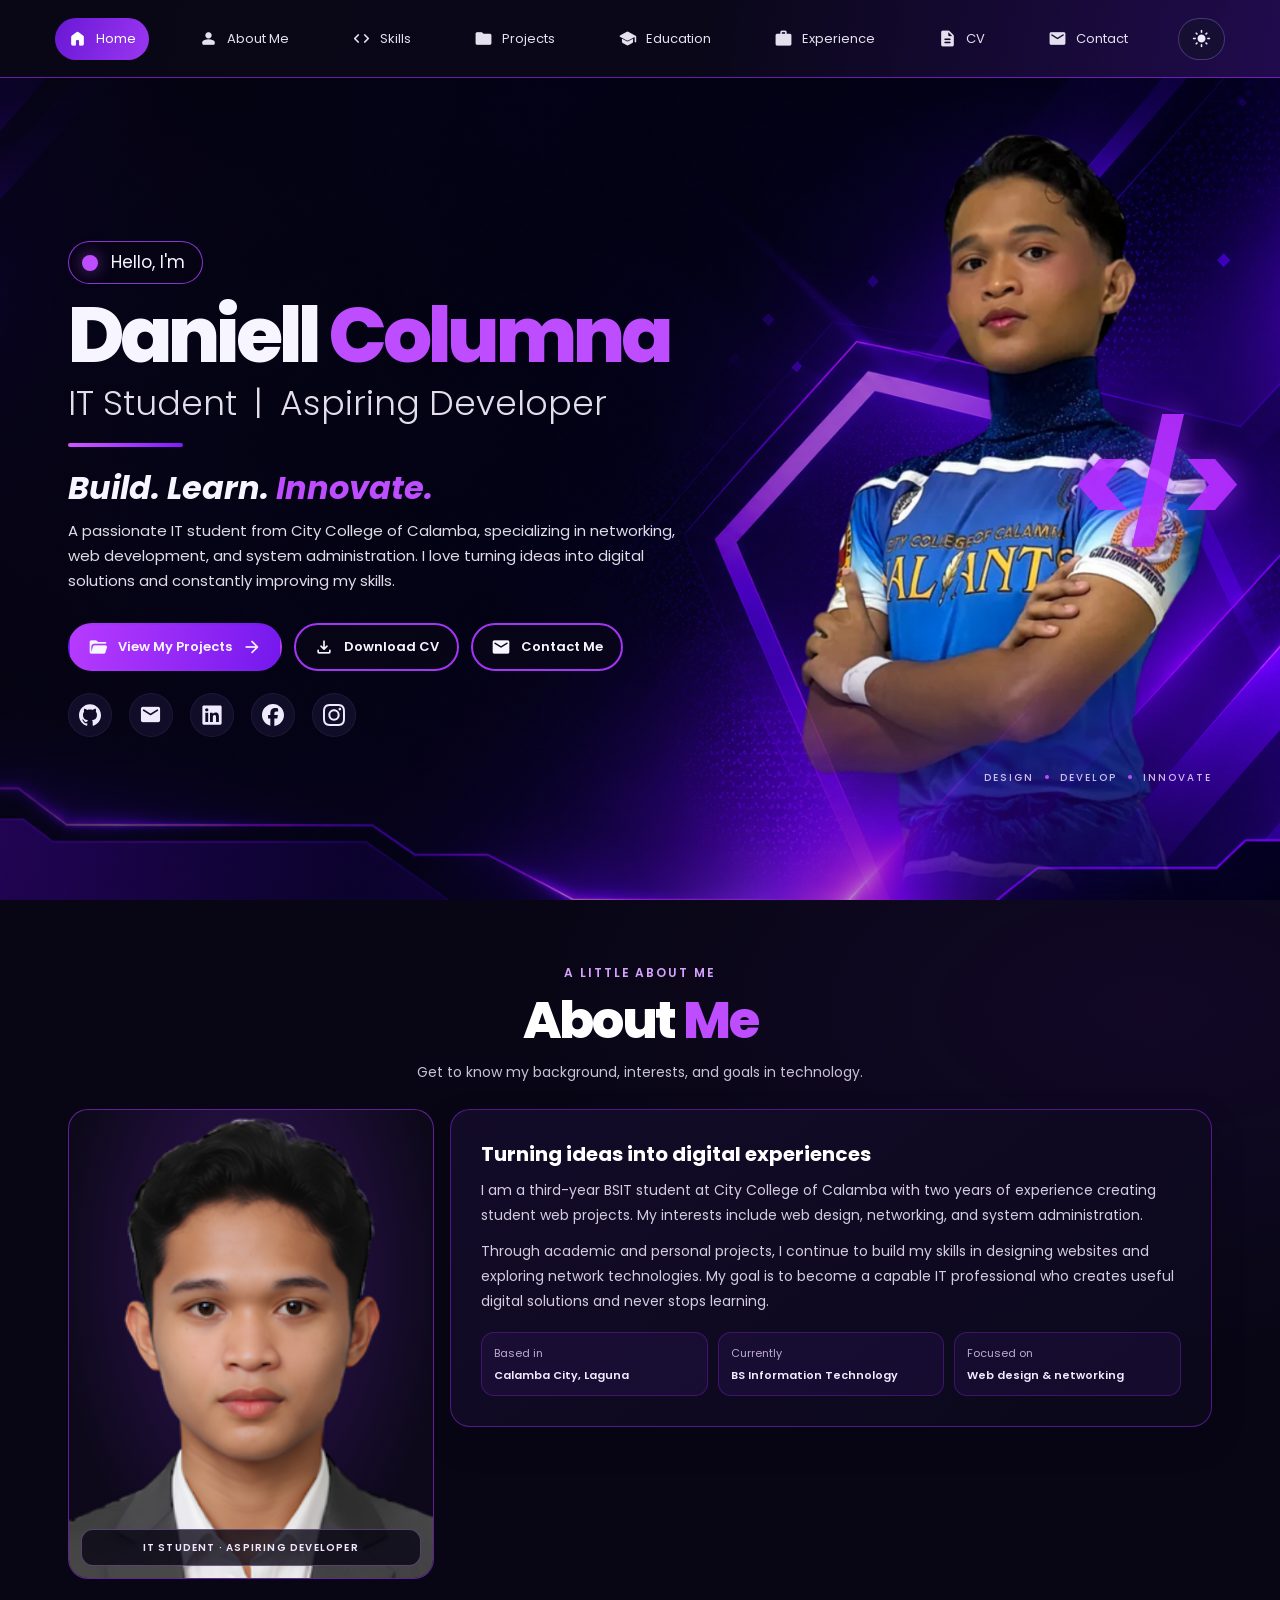
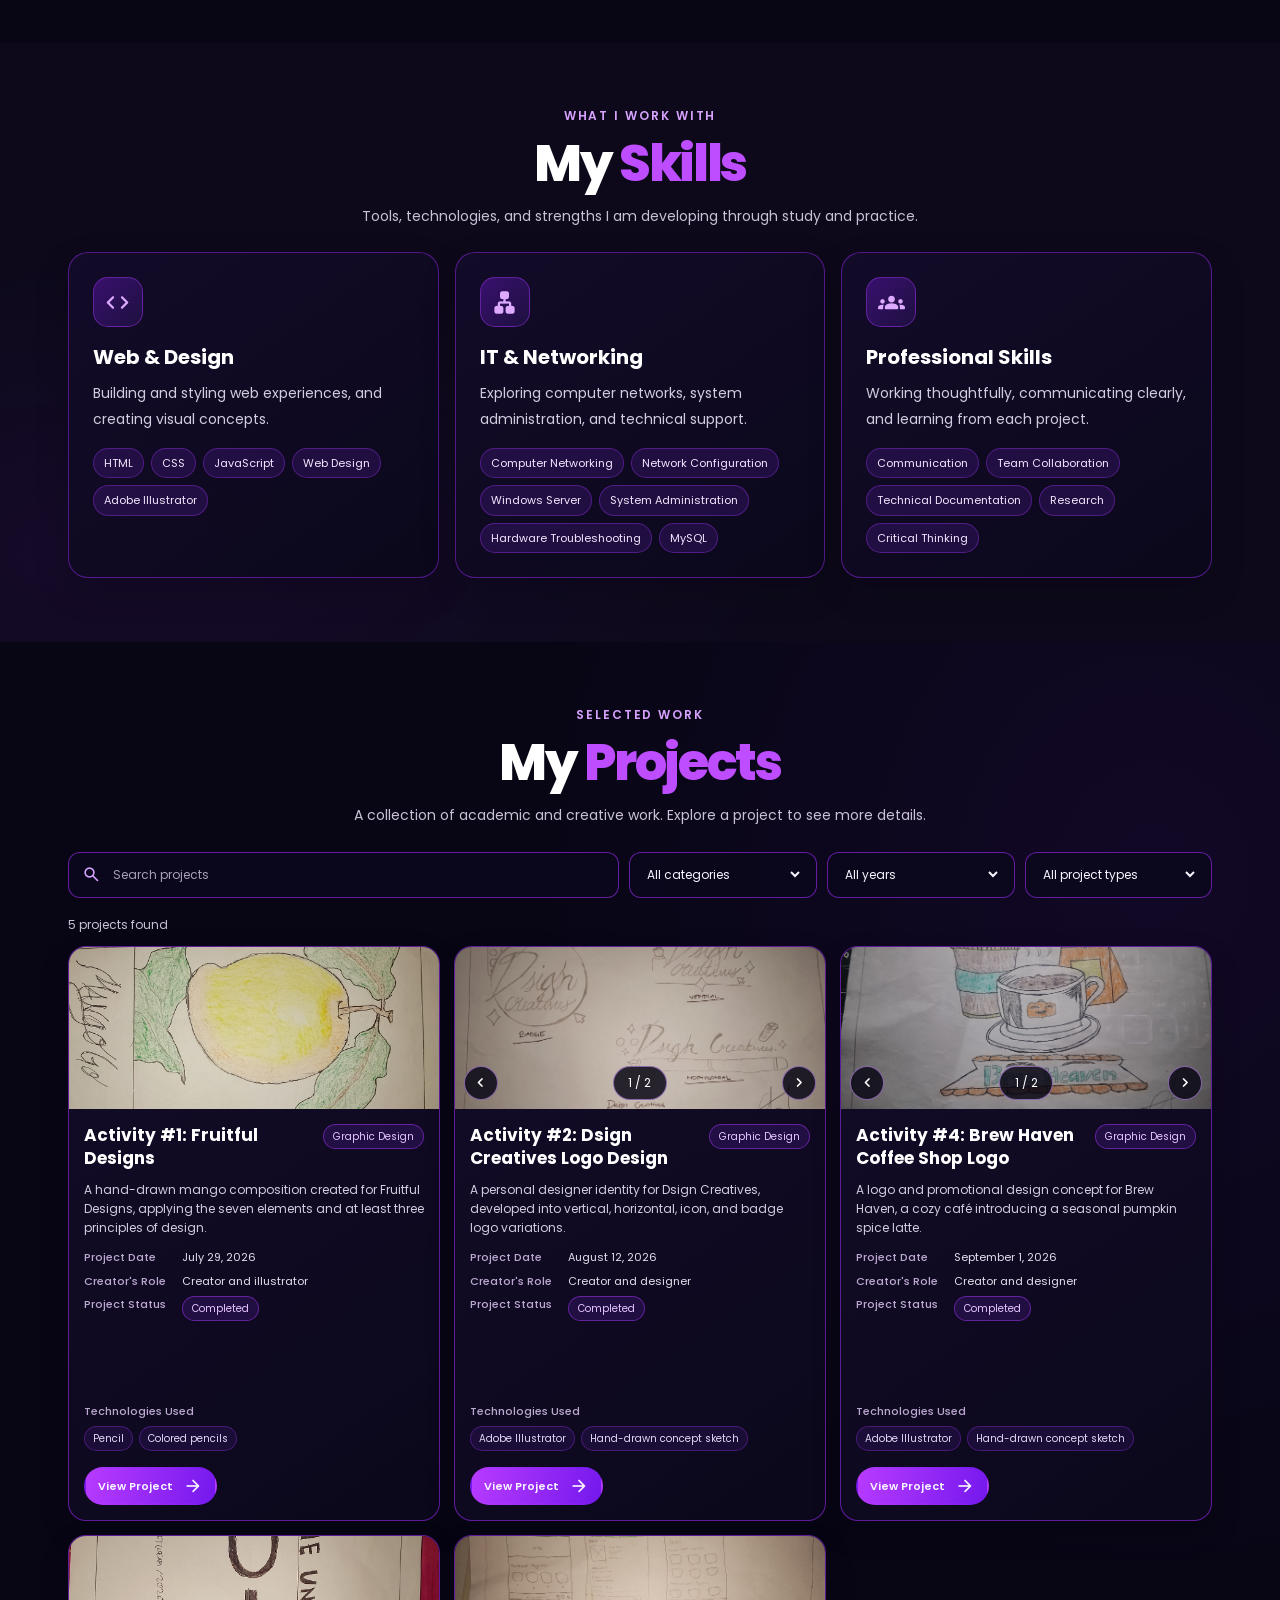
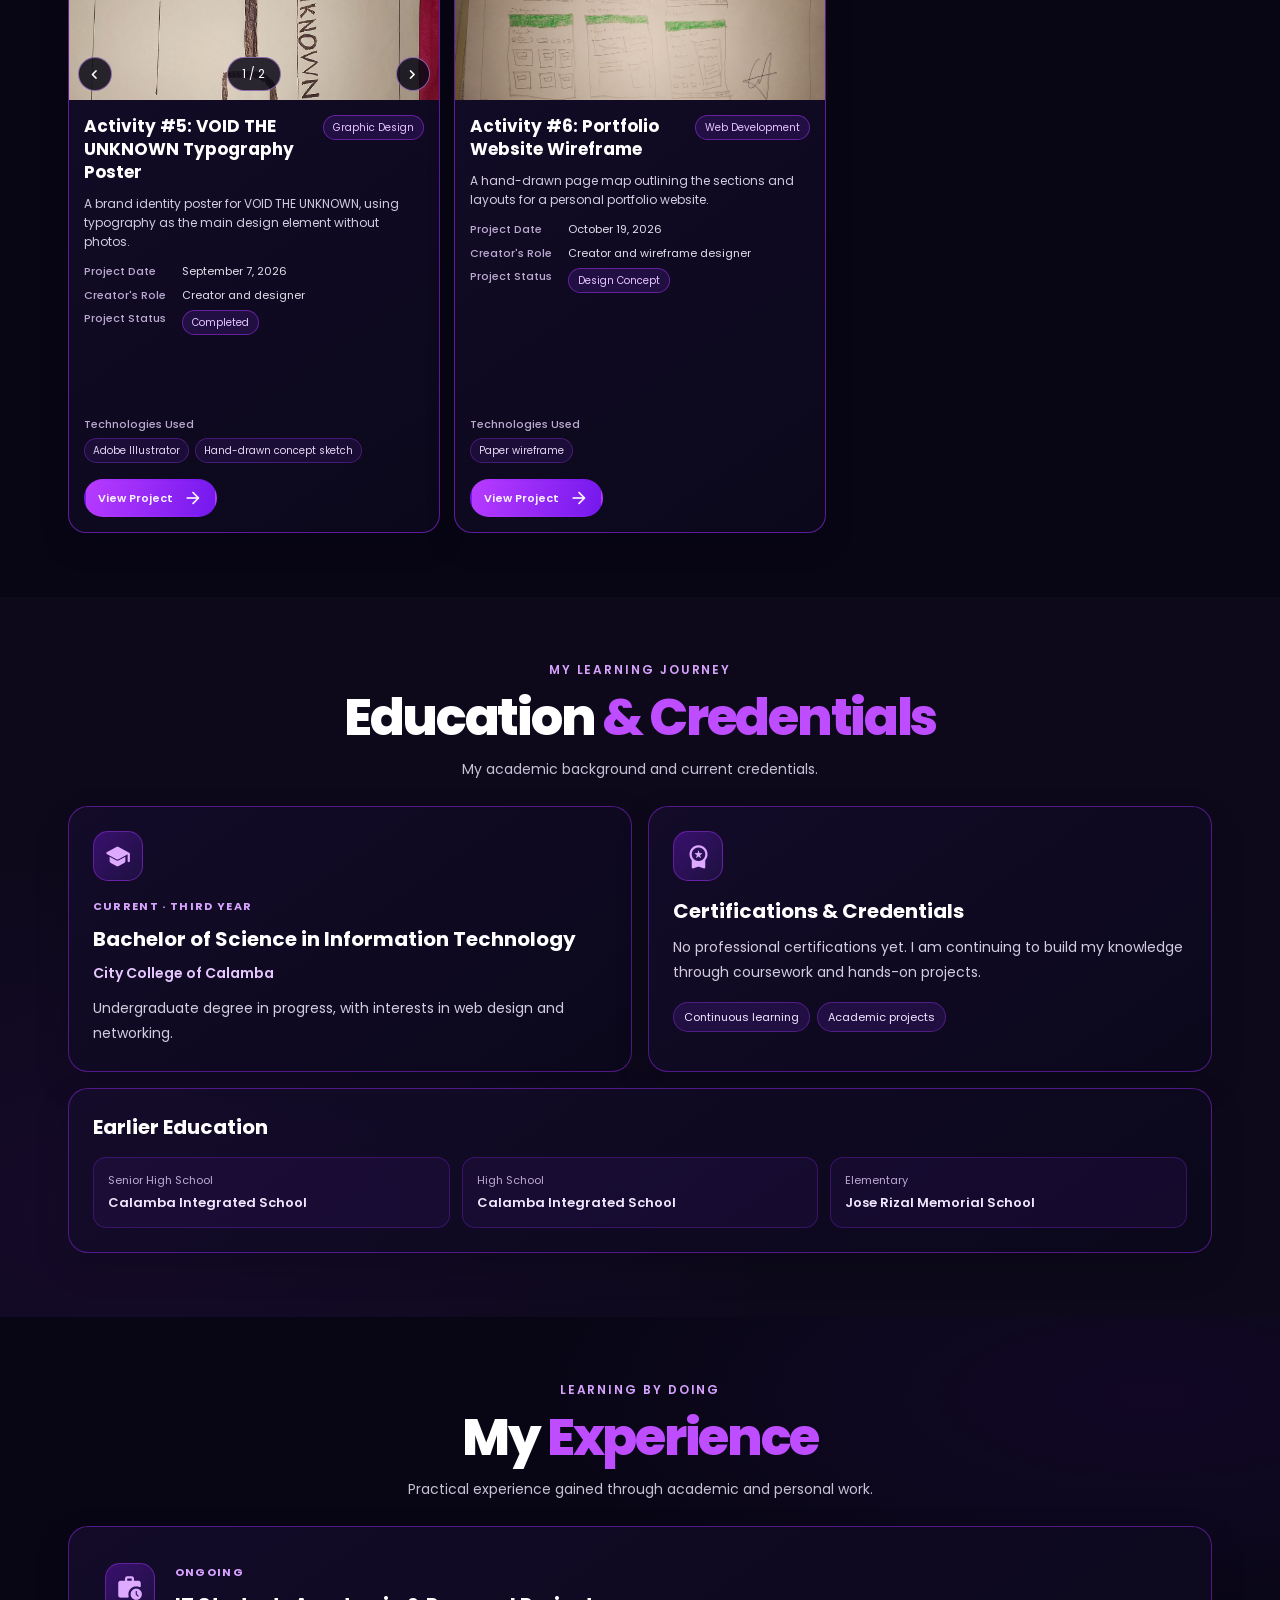
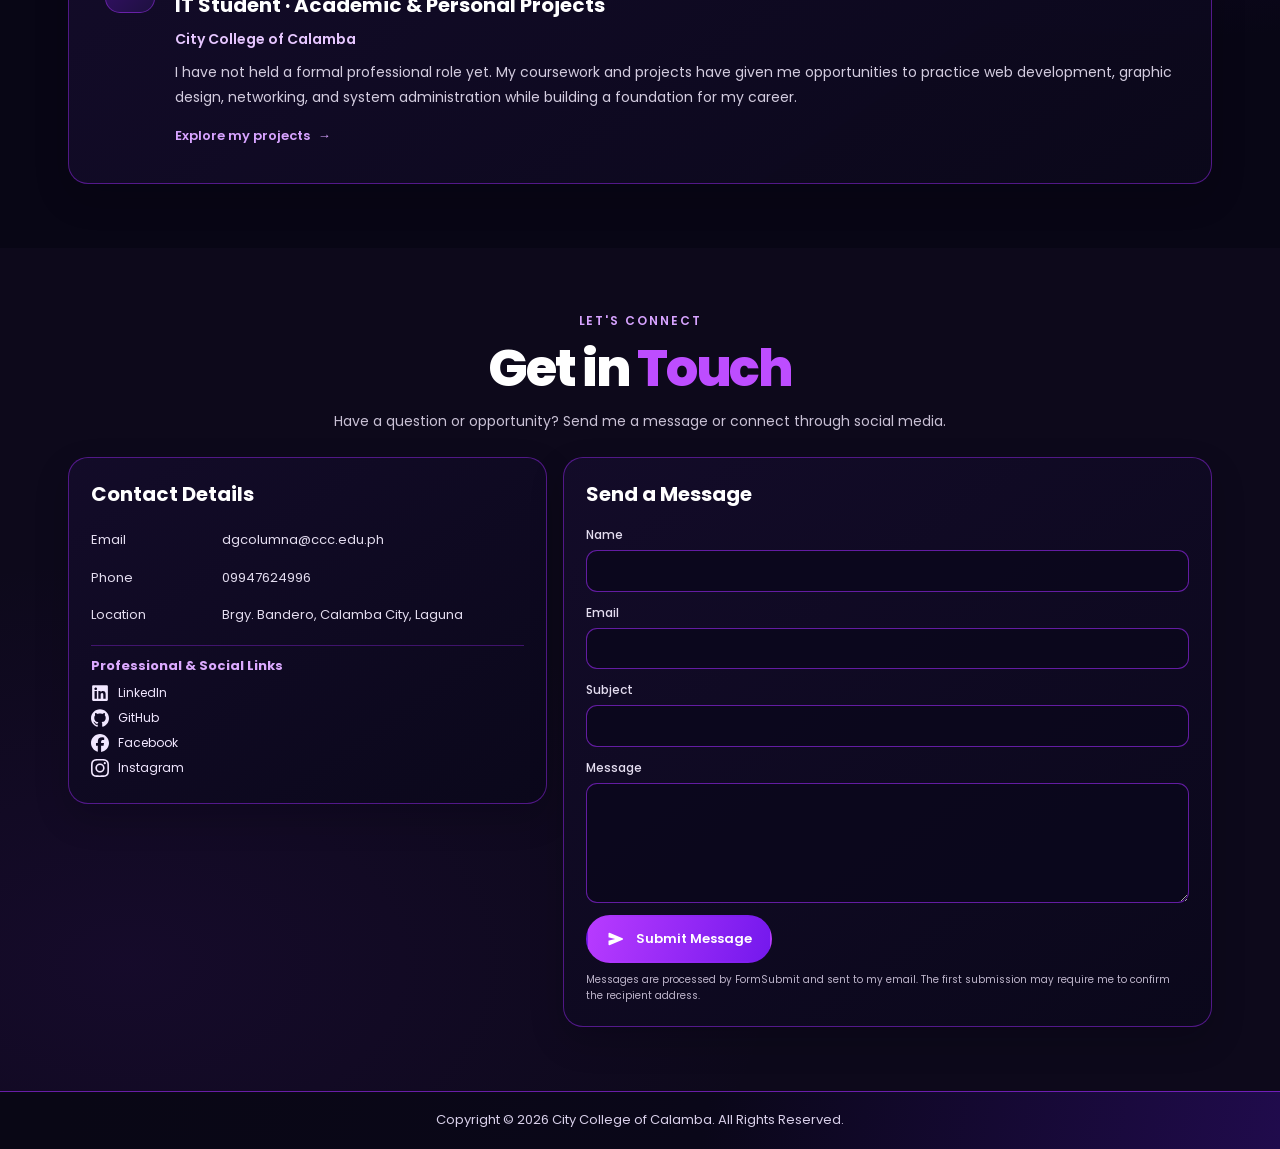
<file: index.html>
<!doctype html>
<html lang="en">
  <head>
    <meta charset="UTF-8" />
    <meta name="viewport" content="width=device-width, initial-scale=1.0" />
    <meta
      name="description"
      content="Daniell Columna's IT professional portfolio."
    />
    <title>Daniell Columna | IT Professional Portfolio</title>
    <link rel="preconnect" href="https://fonts.googleapis.com" />
    <link rel="preconnect" href="https://fonts.gstatic.com" crossorigin />
    <link
      href="https://fonts.googleapis.com/css2?family=Material+Symbols+Rounded:opsz,wght,FILL,GRAD@20..48,400,0,0&family=Poppins:wght@300;400;500;600;700;800&display=swap"
      rel="stylesheet"
    />
    <link
      href="https://cdn.jsdelivr.net/npm/bootstrap@5.3.3/dist/css/bootstrap.min.css"
      rel="stylesheet"
      integrity="sha384-QWTKZyjpPEjISv5WaRU9OFeRpok6YctnYmDr5pNlyT2bRjXh0JMhjY6hW+ALEwIH"
      crossorigin="anonymous"
    />
    <link rel="stylesheet" href="style.css" />
    <script src="theme.js"></script>
  </head>
  <body>
    <header class="site-header">
      <nav class="navigation" aria-label="Main navigation">
        <a class="nav-link active" href="#home">
          <span class="material-symbols-rounded" aria-hidden="true">home</span>
          <span>Home</span>
        </a>
        <a class="nav-link" href="#about">
          <span class="material-symbols-rounded" aria-hidden="true"
            >person</span
          >
          <span>About Me</span>
        </a>
        <a class="nav-link" href="#skills">
          <span class="material-symbols-rounded" aria-hidden="true">code</span>
          <span>Skills</span>
        </a>
        <a class="nav-link" href="#projects">
          <span class="material-symbols-rounded" aria-hidden="true"
            >folder</span
          >
          <span>Projects</span>
        </a>
        <a class="nav-link" href="#education">
          <span class="material-symbols-rounded" aria-hidden="true"
            >school</span
          >
          <span>Education</span>
        </a>
        <a class="nav-link" href="#experience">
          <span class="material-symbols-rounded" aria-hidden="true">work</span>
          <span>Experience</span>
        </a>
        <a
          class="nav-link"
          href="docu/CV.pdf"
          target="_blank"
          rel="noopener noreferrer"
        >
          <span class="material-symbols-rounded" aria-hidden="true"
            >description</span
          >
          <span>CV</span>
        </a>
        <a class="nav-link" href="#contact">
          <span class="material-symbols-rounded" aria-hidden="true">mail</span>
          <span>Contact</span>
        </a>
        <button
          class="nav-link theme-toggle"
          type="button"
          data-theme-toggle
          aria-label="Switch to light mode"
          title="Switch to light mode"
        >
          <span
            class="material-symbols-rounded"
            data-theme-icon
            aria-hidden="true"
            >light_mode</span
          >
        </button>
      </nav>
    </header>

    <main>
      <section class="hero" id="home" aria-labelledby="hero-title">
        <div class="hero-content">
          <p class="eyebrow"><span aria-hidden="true"></span>Hello, I'm</p>
          <h1 id="hero-title">Daniell <span>Columna</span></h1>
          <p class="hero-subtitle">
            IT Student <span aria-hidden="true">|</span> Aspiring Developer
          </p>
          <div class="accent-line" aria-hidden="true"></div>
          <p class="hero-motto">Build. Learn. <span>Innovate.</span></p>
          <p class="hero-description">
            A passionate IT student from City College of Calamba, specializing
            in networking, web development, and system administration. I love
            turning ideas into digital solutions and constantly improving my
            skills.
          </p>

          <div class="hero-actions">
            <a class="button button-primary" href="#projects">
              <span class="material-symbols-rounded" aria-hidden="true"
                >folder_open</span
              >
              <span>View My Projects</span>
              <span class="material-symbols-rounded" aria-hidden="true"
                >arrow_forward</span
              >
            </a>
            <a class="button button-outline" href="docu/CV.pdf" download>
              <span class="material-symbols-rounded" aria-hidden="true"
                >download</span
              >
              <span>Download CV</span>
            </a>
            <a class="button button-outline" href="#contact">
              <span class="material-symbols-rounded" aria-hidden="true"
                >mail</span
              >
              <span>Contact Me</span>
            </a>
          </div>

          <div class="social-links" aria-label="Social media">
            <a
              href="https://github.com/dgcolumna-prog?tab=repositories"
              aria-label="GitHub profile"
              target="_blank"
              rel="noopener noreferrer"
            >
              <svg class="brand-icon" aria-hidden="true" focusable="false">
                <use href="#brand-github"></use>
              </svg>
            </a>
            <a href="mailto:dgcolumna@ccc.edu.ph" aria-label="Email">
              <span class="material-symbols-rounded" aria-hidden="true"
                >mail</span
              >
            </a>
            <a
              href="https://www.linkedin.com/in/daniell-columna-47b841448/"
              aria-label="LinkedIn"
              target="_blank"
              rel="noopener noreferrer"
            >
              <svg class="brand-icon" aria-hidden="true" focusable="false">
                <use href="#brand-linkedin"></use>
              </svg>
            </a>
            <a
              href="https://www.facebook.com/profile.php?id=61577436475064"
              aria-label="Facebook"
              target="_blank"
              rel="noopener noreferrer"
            >
              <svg class="brand-icon" aria-hidden="true" focusable="false">
                <use href="#brand-facebook"></use>
              </svg>
            </a>
            <a
              href="https://www.instagram.com/dnll.soul/"
              aria-label="Instagram"
              target="_blank"
              rel="noopener noreferrer"
            >
              <svg class="brand-icon" aria-hidden="true" focusable="false">
                <use href="#brand-instagram"></use>
              </svg>
            </a>
          </div>
        </div>
        <div class="hero-visual">
          <img
            class="hero-portrait"
            src="IMG/optimized/me.png"
            alt="Daniell Columna"
            decoding="async"
          />
          <span class="code-mark" aria-hidden="true">&lt;/&gt;</span>
          <span class="visual-caption" aria-hidden="true"
            >DESIGN <i></i> DEVELOP <i></i> INNOVATE</span
          >
        </div>
      </section>

      <section
        class="portfolio-section"
        id="about"
        aria-labelledby="about-title"
      >
        <div class="section-inner">
          <div class="section-heading">
            <p class="section-kicker">A little about me</p>
            <h2 id="about-title">About <span>Me</span></h2>
            <p>
              Get to know my background, interests, and goals in technology.
            </p>
          </div>
          <div class="about-section-grid">
            <div class="about-section-photo">
              <img
                src="IMG/me1.png"
                alt="Daniell Columna"
                loading="lazy"
                decoding="async"
              />
              <span class="photo-caption">IT STUDENT · ASPIRING DEVELOPER</span>
            </div>
            <article class="section-card about-section-copy">
              <h3>Turning ideas into digital experiences</h3>
              <p>
                I am a third-year BSIT student at City College of Calamba with
                two years of experience creating student web projects. My
                interests include web design, networking, and system
                administration.
              </p>
              <p>
                Through academic and personal projects, I continue to build my
                skills in designing websites and exploring network technologies.
                My goal is to become a capable IT professional who creates
                useful digital solutions and never stops learning.
              </p>
              <div class="about-facts">
                <div>
                  <span>Based in</span><strong>Calamba City, Laguna</strong>
                </div>
                <div>
                  <span>Currently</span
                  ><strong>BS Information Technology</strong>
                </div>
                <div>
                  <span>Focused on</span
                  ><strong>Web design &amp; networking</strong>
                </div>
              </div>
            </article>
          </div>
        </div>
      </section>

      <section
        class="portfolio-section section-muted"
        id="skills"
        aria-labelledby="skills-title"
      >
        <div class="section-inner">
          <div class="section-heading">
            <p class="section-kicker">What I work with</p>
            <h2 id="skills-title">My <span>Skills</span></h2>
            <p>
              Tools, technologies, and strengths I am developing through study
              and practice.
            </p>
          </div>
          <div class="skills-section-grid">
            <article class="section-card skill-section-card">
              <span
                class="section-icon material-symbols-rounded"
                aria-hidden="true"
                >code</span
              >
              <h3>Web &amp; Design</h3>
              <p>
                Building and styling web experiences, and creating visual
                concepts.
              </p>
              <div class="skill-tags">
                <span>HTML</span><span>CSS</span><span>JavaScript</span>
                <span>Web Design</span><span>Adobe Illustrator</span>
              </div>
            </article>
            <article class="section-card skill-section-card">
              <span
                class="section-icon material-symbols-rounded"
                aria-hidden="true"
                >lan</span
              >
              <h3>IT &amp; Networking</h3>
              <p>
                Exploring computer networks, system administration, and
                technical support.
              </p>
              <div class="skill-tags">
                <span>Computer Networking</span
                ><span>Network Configuration</span> <span>Windows Server</span
                ><span>System Administration</span>
                <span>Hardware Troubleshooting</span><span>MySQL</span>
              </div>
            </article>
            <article class="section-card skill-section-card">
              <span
                class="section-icon material-symbols-rounded"
                aria-hidden="true"
                >groups</span
              >
              <h3>Professional Skills</h3>
              <p>
                Working thoughtfully, communicating clearly, and learning from
                each project.
              </p>
              <div class="skill-tags">
                <span>Communication</span><span>Team Collaboration</span>
                <span>Technical Documentation</span><span>Research</span>
                <span>Critical Thinking</span>
              </div>
            </article>
          </div>
        </div>
      </section>

      <section
        class="portfolio-section"
        id="projects"
        aria-labelledby="projects-title"
      >
        <div class="section-inner section-inner-wide">
          <div class="section-heading">
            <p class="section-kicker">Selected work</p>
            <h2 id="projects-title">My <span>Projects</span></h2>
            <p>
              A collection of academic and creative work. Explore a project to
              see more details.
            </p>
          </div>
          <div class="project-filters" aria-label="Search and filter projects">
            <label class="project-search">
              <span class="material-symbols-rounded" aria-hidden="true"
                >search</span
              >
              <span class="visually-hidden">Search projects</span>
              <input
                id="projectSearch"
                type="search"
                placeholder="Search projects"
                autocomplete="off"
              />
            </label>
            <label class="project-filter">
              <span class="visually-hidden">Filter by category</span>
              <select id="projectCategory">
                <option value="">All categories</option>
              </select>
            </label>
            <label class="project-filter">
              <span class="visually-hidden">Filter by year</span>
              <select id="projectYear">
                <option value="">All years</option>
              </select>
            </label>
            <label class="project-filter">
              <span class="visually-hidden">Filter by project type</span>
              <select id="projectType">
                <option value="">All project types</option>
              </select>
            </label>
          </div>
          <p
            class="project-results-count"
            id="projectResultsCount"
            aria-live="polite"
          ></p>
          <div class="project-grid" id="projectGrid"></div>
          <p class="project-empty-state" id="projectEmptyState" hidden>
            No projects match your search. Try another keyword or filter.
          </p>
        </div>
      </section>

      <section
        class="portfolio-section section-muted"
        id="education"
        aria-labelledby="education-title"
      >
        <div class="section-inner">
          <div class="section-heading">
            <p class="section-kicker">My learning journey</p>
            <h2 id="education-title">
              Education <span>&amp; Credentials</span>
            </h2>
            <p>My academic background and current credentials.</p>
          </div>
          <div class="education-section-grid">
            <article class="section-card education-entry">
              <span
                class="section-icon material-symbols-rounded"
                aria-hidden="true"
                >school</span
              >
              <p class="education-date">CURRENT · THIRD YEAR</p>
              <h3>Bachelor of Science in Information Technology</h3>
              <p class="education-school">City College of Calamba</p>
              <p>
                Undergraduate degree in progress, with interests in web design
                and networking.
              </p>
            </article>
            <article class="section-card credentials-entry">
              <span
                class="section-icon material-symbols-rounded"
                aria-hidden="true"
                >workspace_premium</span
              >
              <h3>Certifications &amp; Credentials</h3>
              <p>
                No professional certifications yet. I am continuing to build my
                knowledge through coursework and hands-on projects.
              </p>
              <div class="skill-tags">
                <span>Continuous learning</span><span>Academic projects</span>
              </div>
            </article>
            <article class="section-card education-history">
              <h3>Earlier Education</h3>
              <ul>
                <li>
                  <span>Senior High School</span
                  ><strong>Calamba Integrated School</strong>
                </li>
                <li>
                  <span>High School</span
                  ><strong>Calamba Integrated School</strong>
                </li>
                <li>
                  <span>Elementary</span
                  ><strong>Jose Rizal Memorial School</strong>
                </li>
              </ul>
            </article>
          </div>
        </div>
      </section>

      <section
        class="portfolio-section"
        id="experience"
        aria-labelledby="experience-title"
      >
        <div class="section-inner">
          <div class="section-heading">
            <p class="section-kicker">Learning by doing</p>
            <h2 id="experience-title">My <span>Experience</span></h2>
            <p>
              Practical experience gained through academic and personal work.
            </p>
          </div>
          <article class="section-card experience-section-card">
            <span
              class="section-icon material-symbols-rounded"
              aria-hidden="true"
              >work_history</span
            >
            <div>
              <p class="education-date">ONGOING</p>
              <h3>IT Student · Academic &amp; Personal Projects</h3>
              <p class="education-school">City College of Calamba</p>
              <p>
                I have not held a formal professional role yet. My coursework
                and projects have given me opportunities to practice web
                development, graphic design, networking, and system
                administration while building a foundation for my career.
              </p>
              <a class="text-link" href="#projects"
                >Explore my projects <span aria-hidden="true">→</span></a
              >
            </div>
          </article>
        </div>
      </section>

      <section
        class="portfolio-section section-muted"
        id="contact"
        aria-labelledby="contact-title"
      >
        <div class="section-inner">
          <div class="section-heading">
            <p class="section-kicker">Let's connect</p>
            <h2 id="contact-title">Get in <span>Touch</span></h2>
            <p>
              Have a question or opportunity? Send me a message or connect
              through social media.
            </p>
          </div>
          <div class="contact-section-grid">
            <article class="section-card contact-details">
              <h3>Contact Details</h3>
              <dl class="personal-list">
                <div class="personal-row">
                  <dt>Email</dt>
                  <dd>
                    <a href="mailto:dgcolumna@ccc.edu.ph"
                      >dgcolumna@ccc.edu.ph</a
                    >
                  </dd>
                </div>
                <div class="personal-row">
                  <dt>Phone</dt>
                  <dd><a href="tel:09947624996">09947624996</a></dd>
                </div>
                <div class="personal-row">
                  <dt>Location</dt>
                  <dd>Brgy. Bandero, Calamba City, Laguna</dd>
                </div>
              </dl>
              <h4 class="contact-social-title">
                Professional &amp; Social Links
              </h4>
              <div class="contact-social-links">
                <a
                  href="https://www.linkedin.com/in/daniell-columna-47b841448/"
                  target="_blank"
                  rel="noopener noreferrer"
                  ><svg class="brand-icon" aria-hidden="true" focusable="false">
                    <use href="#brand-linkedin"></use></svg
                  >LinkedIn</a
                >
                <a
                  href="https://github.com/dgcolumna-prog?tab=repositories"
                  target="_blank"
                  rel="noopener noreferrer"
                  ><svg class="brand-icon" aria-hidden="true" focusable="false">
                    <use href="#brand-github"></use></svg
                  >GitHub</a
                >
                <a
                  href="https://www.facebook.com/profile.php?id=61577436475064"
                  target="_blank"
                  rel="noopener noreferrer"
                  ><svg class="brand-icon" aria-hidden="true" focusable="false">
                    <use href="#brand-facebook"></use></svg
                  >Facebook</a
                >
                <a
                  href="https://www.instagram.com/dnll.soul/"
                  target="_blank"
                  rel="noopener noreferrer"
                  ><svg class="brand-icon" aria-hidden="true" focusable="false">
                    <use href="#brand-instagram"></use></svg
                  >Instagram</a
                >
              </div>
            </article>
            <article class="section-card contact-message">
              <h3>Send a Message</h3>
              <form
                class="contact-form"
                action="https://formsubmit.co/dgcolumna@ccc.edu.ph"
                method="POST"
              >
                <input
                  type="hidden"
                  name="_subject"
                  value="Portfolio contact message"
                />
                <input type="hidden" name="_template" value="table" />
                <div class="contact-honeypot" aria-hidden="true">
                  <label for="contactSectionWebsite"
                    >Leave this field empty</label
                  >
                  <input
                    id="contactSectionWebsite"
                    type="text"
                    name="_honey"
                    tabindex="-1"
                    autocomplete="off"
                  />
                </div>
                <label class="contact-field" for="contactSectionName"
                  >Name<input
                    id="contactSectionName"
                    name="name"
                    type="text"
                    autocomplete="name"
                    maxlength="100"
                    required
                /></label>
                <label class="contact-field" for="contactSectionEmail"
                  >Email<input
                    id="contactSectionEmail"
                    name="email"
                    type="email"
                    autocomplete="email"
                    maxlength="254"
                    required
                /></label>
                <label class="contact-field" for="contactSectionSubject"
                  >Subject<input
                    id="contactSectionSubject"
                    name="subject"
                    type="text"
                    maxlength="150"
                    required
                /></label>
                <label class="contact-field" for="contactSectionMessage"
                  >Message<textarea
                    id="contactSectionMessage"
                    name="message"
                    rows="5"
                    maxlength="5000"
                    required
                  ></textarea>
                </label>
                <button
                  class="button button-primary contact-submit"
                  type="submit"
                >
                  <span class="material-symbols-rounded" aria-hidden="true"
                    >send</span
                  >
                  <span>Submit Message</span>
                </button>
                <p class="contact-note">
                  Messages are processed by FormSubmit and sent to my email. The
                  first submission may require me to confirm the recipient
                  address.
                </p>
              </form>
            </article>
          </div>
        </div>
      </section>
    </main>

    <svg
      class="brand-symbols"
      xmlns="http://www.w3.org/2000/svg"
      aria-hidden="true"
    >
      <symbol id="brand-github" viewBox="0 0 24 24">
        <path
          d="M12 .297c-6.63 0-12 5.373-12 12 0 5.303 3.438 9.8 8.205 11.385.6.113.82-.258.82-.577 0-.285-.01-1.04-.015-2.04-3.338.724-4.042-1.61-4.042-1.61C4.422 18.07 3.633 17.7 3.633 17.7c-1.087-.744.084-.729.084-.729 1.205.084 1.838 1.236 1.838 1.236 1.07 1.835 2.809 1.305 3.495.998.108-.776.417-1.305.76-1.605-2.665-.3-5.466-1.332-5.466-5.93 0-1.31.465-2.38 1.235-3.22-.135-.303-.54-1.523.105-3.176 0 0 1.005-.322 3.3 1.23.96-.267 1.98-.399 3-.405 1.02.006 2.04.138 3 .405 2.28-1.552 3.285-1.23 3.285-1.23.645 1.653.24 2.873.12 3.176.765.84 1.23 1.91 1.23 3.22 0 4.61-2.805 5.625-5.475 5.92.42.36.81 1.096.81 2.22 0 1.606-.015 2.896-.015 3.286 0 .315.21.69.825.57C20.565 22.092 24 17.592 24 12.297c0-6.627-5.373-12-12-12"
        />
      </symbol>
      <!-- LinkedIn icon by Font Awesome Free 6.7.2, CC BY 4.0: https://fontawesome.com/license/free -->
      <symbol id="brand-linkedin" viewBox="0 0 448 512">
        <path
          d="M416 32H31.9C14.3 32 0 46.5 0 64.3v383.4C0 465.5 14.3 480 31.9 480H416c17.6 0 32-14.5 32-32.3V64.3c0-17.8-14.4-32.3-32-32.3zM135.4 416H69V202.2h66.5V416zm-33.2-243c-21.3 0-38.5-17.3-38.5-38.5S80.9 96 102.2 96c21.2 0 38.5 17.3 38.5 38.5 0 21.3-17.2 38.5-38.5 38.5zm282.1 243h-66.4V312c0-24.8-.5-56.7-34.5-56.7-34.6 0-39.9 27-39.9 54.9V416h-66.4V202.2h63.7v29.2h.9c8.9-16.8 30.6-34.5 62.9-34.5 67.2 0 79.7 44.3 79.7 101.9V416z"
        />
      </symbol>
      <symbol id="brand-facebook" viewBox="0 0 24 24">
        <path
          d="M9.101 23.691v-7.98H6.627v-3.667h2.474v-1.58c0-4.085 1.848-5.978 5.858-5.978.401 0 .955.042 1.468.103a8.68 8.68 0 0 1 1.141.195v3.325a8.623 8.623 0 0 0-.653-.036 26.805 26.805 0 0 0-.733-.009c-.707 0-1.259.096-1.675.309a1.686 1.686 0 0 0-.679.622c-.258.42-.374.995-.374 1.752v1.297h3.919l-.386 2.103-.287 1.564h-3.246v8.245C19.396 23.238 24 18.179 24 12.044c0-6.627-5.373-12-12-12s-12 5.373-12 12c0 5.628 3.874 10.35 9.101 11.647Z"
        />
      </symbol>
      <symbol id="brand-instagram" viewBox="0 0 24 24">
        <path
          d="M7.0301.084c-1.2768.0602-2.1487.264-2.911.5634-.7888.3075-1.4575.72-2.1228 1.3877-.6652.6677-1.075 1.3368-1.3802 2.127-.2954.7638-.4956 1.6365-.552 2.914-.0564 1.2775-.0689 1.6882-.0626 4.947.0062 3.2586.0206 3.6671.0825 4.9473.061 1.2765.264 2.1482.5635 2.9107.308.7889.72 1.4573 1.388 2.1228.6679.6655 1.3365 1.0743 2.1285 1.38.7632.295 1.6361.4961 2.9134.552 1.2773.056 1.6884.069 4.9462.0627 3.2578-.0062 3.668-.0207 4.9478-.0814 1.28-.0607 2.147-.2652 2.9098-.5633.7889-.3086 1.4578-.72 2.1228-1.3881.665-.6682 1.0745-1.3378 1.3795-2.1284.2957-.7632.4966-1.636.552-2.9124.056-1.2809.0692-1.6898.063-4.948-.0063-3.2583-.021-3.6668-.0817-4.9465-.0607-1.2797-.264-2.1487-.5633-2.9117-.3084-.7889-.72-1.4568-1.3876-2.1228C21.2982 1.33 20.628.9208 19.8378.6165 19.074.321 18.2017.1197 16.9244.0645 15.6471.0093 15.236-.005 11.977.0014 8.718.0076 8.31.0215 7.0301.0839m.1402 21.6932c-1.17-.0509-1.8053-.2453-2.2287-.408-.5606-.216-.96-.4771-1.3819-.895-.422-.4178-.6811-.8186-.9-1.378-.1644-.4234-.3624-1.058-.4171-2.228-.0595-1.2645-.072-1.6442-.079-4.848-.007-3.2037.0053-3.583.0607-4.848.05-1.169.2456-1.805.408-2.2282.216-.5613.4762-.96.895-1.3816.4188-.4217.8184-.6814 1.3783-.9003.423-.1651 1.0575-.3614 2.227-.4171 1.2655-.06 1.6447-.072 4.848-.079 3.2033-.007 3.5835.005 4.8495.0608 1.169.0508 1.8053.2445 2.228.408.5608.216.96.4754 1.3816.895.4217.4194.6816.8176.9005 1.3787.1653.4217.3617 1.056.4169 2.2263.0602 1.2655.0739 1.645.0796 4.848.0058 3.203-.0055 3.5834-.061 4.848-.051 1.17-.245 1.8055-.408 2.2294-.216.5604-.4763.96-.8954 1.3814-.419.4215-.8181.6811-1.3783.9-.4224.1649-1.0577.3617-2.2262.4174-1.2656.0595-1.6448.072-4.8493.079-3.2045.007-3.5825-.006-4.848-.0608M16.953 5.5864A1.44 1.44 0 1 0 18.39 4.144a1.44 1.44 0 0 0-1.437 1.4424M5.8385 12.012c.0067 3.4032 2.7706 6.1557 6.173 6.1493 3.4026-.0065 6.157-2.7701 6.1506-6.1733-.0065-3.4032-2.771-6.1565-6.174-6.1498-3.403.0067-6.156 2.771-6.1496 6.1738M8 12.0077a4 4 0 1 1 4.008 3.9921A3.9996 3.9996 0 0 1 8 12.0077"
        />
      </symbol>
      <symbol id="brand-html5" viewBox="0 0 24 24">
        <path
          d="M1.5 0h21l-1.91 21.563L11.977 24l-8.564-2.438L1.5 0zm7.031 9.75l-.232-2.718 10.059.003.23-2.622L5.412 4.41l.698 8.01h9.126l-.326 3.426-2.91.804-2.955-.81-.188-2.11H6.248l.33 4.171L12 19.351l5.379-1.443.744-8.157H8.531z"
        />
      </symbol>
      <!-- CSS3 icon by Font Awesome Free 6.7.2, CC BY 4.0: https://fontawesome.com/license/free -->
      <symbol id="brand-css3" viewBox="0 0 384 512">
        <path
          d="M0 32l34.9 395.8L192 480l157.1-52.2L384 32H0zm313.1 80l-4.8 47.3L193 208.6l-.3.1h111.5l-12.8 146.6-98.2 28.7-98.8-29.2-6.4-73.9h48.9l3.2 38.3 52.6 13.3 54.7-15.4 3.7-61.6-166.3-.5v-.1l-.2.1-3.6-46.3L193.1 162l6.5-2.7H76.7L70.9 112h242.2z"
        />
      </symbol>
    </svg>

    <div
      class="modal fade about-modal projects-modal"
      id="projectsModal"
      tabindex="-1"
      aria-labelledby="projectsModalTitle"
      aria-hidden="true"
    >
      <div
        class="modal-dialog modal-dialog-centered modal-xl modal-dialog-scrollable"
      >
        <div class="modal-content">
          <div class="modal-header about-modal-header">
            <div class="skills-profile">
              <span
                class="skills-profile-icon material-symbols-rounded"
                aria-hidden="true"
                >folder_open</span
              >
              <div>
                <h2 class="modal-title" id="projectsModalTitle">
                  Digital <span>Projects</span>
                </h2>
                <p>Browse my academic and creative work.</p>
              </div>
            </div>
            <button
              type="button"
              class="about-close"
              data-bs-dismiss="modal"
              aria-label="Close projects"
            >
              <span class="material-symbols-rounded" aria-hidden="true"
                >close</span
              >
            </button>
          </div>
          <div class="modal-body projects-modal-body">
            <div
              class="project-filters"
              aria-label="Search and filter projects"
            >
              <label class="project-search">
                <span class="material-symbols-rounded" aria-hidden="true"
                  >search</span
                >
                <span class="visually-hidden">Search projects</span>
                <input
                  id="legacyProjectSearch"
                  type="search"
                  placeholder="Search by name, technology, category, year, or type"
                  autocomplete="off"
                />
              </label>
              <label class="project-filter">
                <span class="visually-hidden">Filter by category</span>
                <select id="legacyProjectCategory">
                  <option value="">All categories</option>
                </select>
              </label>
              <label class="project-filter">
                <span class="visually-hidden">Filter by year</span>
                <select id="legacyProjectYear">
                  <option value="">All years</option>
                </select>
              </label>
              <label class="project-filter">
                <span class="visually-hidden">Filter by project type</span>
                <select id="legacyProjectType">
                  <option value="">All project types</option>
                </select>
              </label>
            </div>
            <p
              class="project-results-count"
              id="legacyProjectResultsCount"
              aria-live="polite"
            ></p>
            <div class="project-grid" id="legacyProjectGrid"></div>
            <p class="project-empty-state" id="legacyProjectEmptyState" hidden>
              No projects match your search. Try another keyword or filter.
            </p>
          </div>
        </div>
      </div>
    </div>

    <div
      class="modal fade about-modal"
      id="aboutModal"
      tabindex="-1"
      aria-labelledby="aboutModalTitle"
      aria-hidden="true"
    >
      <div
        class="modal-dialog modal-dialog-centered modal-xl modal-dialog-scrollable"
      >
        <div class="modal-content">
          <div class="modal-header about-modal-header">
            <div class="about-profile">
              <img src="IMG/me1.png" alt="Daniell Columna" />
              <div>
                <h2 class="modal-title" id="aboutModalTitle">
                  About <span>Me</span>
                </h2>
                <p>Get to know more about me, my background, and what I do.</p>
              </div>
            </div>
            <button
              type="button"
              class="about-close"
              data-bs-dismiss="modal"
              aria-label="Close"
            >
              <span class="material-symbols-rounded" aria-hidden="true"
                >close</span
              >
            </button>
          </div>
          <div class="modal-body about-modal-body">
            <section
              class="about-card personal-card"
              aria-labelledby="personal-title"
            >
              <h3 class="about-card-title" id="personal-title">
                <span class="material-symbols-rounded" aria-hidden="true"
                  >badge</span
                >
                Personal Information
              </h3>
              <dl class="personal-list">
                <div class="personal-row">
                  <dt>
                    <span class="material-symbols-rounded" aria-hidden="true"
                      >person</span
                    >Full Name
                  </dt>
                  <dd>Daniell Columna</dd>
                </div>
                <div class="personal-row">
                  <dt>
                    <span class="material-symbols-rounded" aria-hidden="true"
                      >work</span
                    >Professional Title
                  </dt>
                  <dd>IT Student / Aspiring Developer</dd>
                </div>
                <div class="personal-row">
                  <dt>
                    <span class="material-symbols-rounded" aria-hidden="true"
                      >location_on</span
                    >Location
                  </dt>
                  <dd>Brgy. Bandero, Calamba City, Laguna</dd>
                </div>
                <div class="personal-row">
                  <dt>
                    <span class="material-symbols-rounded" aria-hidden="true"
                      >mail</span
                    >Email Address
                  </dt>
                  <dd>
                    <a href="mailto:dgcolumna@ccc.edu.ph"
                      >dgcolumna@ccc.edu.ph</a
                    >
                  </dd>
                </div>
                <div class="personal-row">
                  <dt>
                    <span class="material-symbols-rounded" aria-hidden="true"
                      >call</span
                    >Contact Number
                  </dt>
                  <dd><a href="tel:09947624996">09947624996</a></dd>
                </div>
                <div class="personal-row">
                  <dt>
                    <span class="material-symbols-rounded" aria-hidden="true"
                      >school</span
                    >College
                  </dt>
                  <dd>Third Year, BSIT<br />City College of Calamba</dd>
                </div>
                <div class="personal-row">
                  <dt>
                    <span class="material-symbols-rounded" aria-hidden="true"
                      >laptop_mac</span
                    >Occupation
                  </dt>
                  <dd>Student</dd>
                </div>
                <div class="personal-row">
                  <dt>
                    <span class="material-symbols-rounded" aria-hidden="true"
                      >history</span
                    >Experience
                  </dt>
                  <dd>2 years (Student Web Project Experience)</dd>
                </div>
                <div class="personal-row">
                  <dt>
                    <span class="material-symbols-rounded" aria-hidden="true"
                      >settings</span
                    >Specialization
                  </dt>
                  <dd>Web Design, Networking</dd>
                </div>
              </dl>
              <div class="education-block">
                <h4>Educational Background</h4>
                <ul>
                  <li>
                    <strong>Elementary:</strong> Jose Rizal Memorial School
                    (JRMS)
                  </li>
                  <li>
                    <strong>High School:</strong> Calamba Integrated School
                    (CIS)
                  </li>
                  <li>
                    <strong>Senior High School:</strong> Calamba Integrated
                    School (CIS)
                  </li>
                  <li>
                    <strong>College:</strong> City College of Calamba (CCC)
                  </li>
                </ul>
              </div>
            </section>

            <div class="about-side">
              <section class="about-card" aria-labelledby="biography-title">
                <h3 class="about-card-title" id="biography-title">
                  <span class="material-symbols-rounded" aria-hidden="true"
                    >menu_book</span
                  >
                  Professional Biography
                </h3>
                <div class="about-card-content">
                  <p>
                    I am a third-year BSIT student at City College of Calamba
                    with two years of experience creating student web projects.
                    My interests and areas of expertise include web design and
                    networking, and I enjoy turning ideas into practical digital
                    experiences.
                  </p>
                  <p>
                    Through my academic and personal projects, I continue to
                    build my skills in designing websites and exploring network
                    technologies. My goal is to become a capable IT professional
                    who contributes to useful projects, solves real-world
                    problems, and continues learning in the technology field.
                  </p>
                </div>
              </section>

              <section
                class="about-card skills-card"
                aria-labelledby="specialization-title"
              >
                <h3 class="about-card-title" id="specialization-title">
                  <span class="material-symbols-rounded" aria-hidden="true"
                    >bolt</span
                  >
                  Areas of Specialization
                </h3>
                <div class="skill-tags">
                  <span>Web Design</span>
                  <span>Networking</span>
                  <span>Windows Server</span>
                  <span>Hardware Troubleshooting</span>
                  <span>MySQL</span>
                </div>
              </section>
            </div>
          </div>
        </div>
      </div>
    </div>

    <div
      class="modal fade about-modal skills-modal"
      id="skillsModal"
      tabindex="-1"
      aria-labelledby="skillsModalTitle"
      aria-hidden="true"
    >
      <div
        class="modal-dialog modal-dialog-centered modal-xl modal-dialog-scrollable"
      >
        <div class="modal-content">
          <div class="modal-header about-modal-header">
            <div class="skills-profile">
              <span
                class="skills-profile-icon material-symbols-rounded"
                aria-hidden="true"
                >settings</span
              >
              <div>
                <h2 class="modal-title" id="skillsModalTitle">
                  My <span>Skills</span>
                </h2>
              </div>
            </div>
            <button
              type="button"
              class="about-close"
              data-bs-dismiss="modal"
              aria-label="Close"
            >
              <span class="material-symbols-rounded" aria-hidden="true"
                >close</span
              >
            </button>
          </div>
          <div class="modal-body skills-modal-body">
            <section
              class="about-card skill-category"
              aria-labelledby="technical-skills-title"
            >
              <h3 class="about-card-title" id="technical-skills-title">
                <span class="material-symbols-rounded" aria-hidden="true"
                  >code</span
                >
                <span
                  >Technical Skills<small
                    >Tools and technologies I work with.</small
                  ></span
                >
              </h3>
              <div class="skill-progress-list">
                <div class="skill-progress-item">
                  <span
                    class="material-symbols-rounded skill-icon"
                    aria-hidden="true"
                    >language</span
                  >
                  <div class="skill-progress-info">
                    <div class="skill-progress-label">
                      <span>Computer Networking</span><span>60%</span>
                    </div>
                    <div
                      class="skill-progress-track"
                      role="progressbar"
                      aria-label="Computer Networking"
                      aria-valuenow="60"
                      aria-valuemin="0"
                      aria-valuemax="100"
                    >
                      <span style="--skill-level: 60%"></span>
                    </div>
                  </div>
                </div>
                <div class="skill-progress-item">
                  <span
                    class="material-symbols-rounded skill-icon"
                    aria-hidden="true"
                    >dns</span
                  >
                  <div class="skill-progress-info">
                    <div class="skill-progress-label">
                      <span>System Administration</span><span>60%</span>
                    </div>
                    <div
                      class="skill-progress-track"
                      role="progressbar"
                      aria-label="System Administration"
                      aria-valuenow="60"
                      aria-valuemin="0"
                      aria-valuemax="100"
                    >
                      <span style="--skill-level: 60%"></span>
                    </div>
                  </div>
                </div>
                <div class="skill-progress-item">
                  <span
                    class="material-symbols-rounded skill-icon"
                    aria-hidden="true"
                    >window</span
                  >
                  <div class="skill-progress-info">
                    <div class="skill-progress-label">
                      <span>Windows Server</span><span>70%</span>
                    </div>
                    <div
                      class="skill-progress-track"
                      role="progressbar"
                      aria-label="Windows Server"
                      aria-valuenow="70"
                      aria-valuemin="0"
                      aria-valuemax="100"
                    >
                      <span style="--skill-level: 70%"></span>
                    </div>
                  </div>
                </div>
                <div class="skill-progress-item">
                  <span
                    class="material-symbols-rounded skill-icon"
                    aria-hidden="true"
                    >hub</span
                  >
                  <div class="skill-progress-info">
                    <div class="skill-progress-label">
                      <span>Network Configuration</span><span>80%</span>
                    </div>
                    <div
                      class="skill-progress-track"
                      role="progressbar"
                      aria-label="Network Configuration"
                      aria-valuenow="80"
                      aria-valuemin="0"
                      aria-valuemax="100"
                    >
                      <span style="--skill-level: 80%"></span>
                    </div>
                  </div>
                </div>
                <div class="skill-progress-item">
                  <span
                    class="material-symbols-rounded skill-icon"
                    aria-hidden="true"
                    >build</span
                  >
                  <div class="skill-progress-info">
                    <div class="skill-progress-label">
                      <span>Hardware Troubleshooting</span><span>65%</span>
                    </div>
                    <div
                      class="skill-progress-track"
                      role="progressbar"
                      aria-label="Hardware Troubleshooting"
                      aria-valuenow="65"
                      aria-valuemin="0"
                      aria-valuemax="100"
                    >
                      <span style="--skill-level: 65%"></span>
                    </div>
                  </div>
                </div>
                <div class="skill-progress-item">
                  <span
                    class="material-symbols-rounded skill-icon"
                    aria-hidden="true"
                    >database</span
                  >
                  <div class="skill-progress-info">
                    <div class="skill-progress-label">
                      <span>Database Management</span><span>70%</span>
                    </div>
                    <div
                      class="skill-progress-track"
                      role="progressbar"
                      aria-label="Database Management"
                      aria-valuenow="70"
                      aria-valuemin="0"
                      aria-valuemax="100"
                    >
                      <span style="--skill-level: 70%"></span>
                    </div>
                  </div>
                </div>
                <div class="skill-progress-item">
                  <span
                    class="material-symbols-rounded skill-icon"
                    aria-hidden="true"
                    >web</span
                  >
                  <div class="skill-progress-info">
                    <div class="skill-progress-label">
                      <span>Web Development</span><span>75%</span>
                    </div>
                    <div
                      class="skill-progress-track"
                      role="progressbar"
                      aria-label="Web Development"
                      aria-valuenow="75"
                      aria-valuemin="0"
                      aria-valuemax="100"
                    >
                      <span style="--skill-level: 75%"></span>
                    </div>
                  </div>
                </div>
                <div class="skill-progress-item">
                  <svg
                    class="skill-brand-icon html-icon"
                    aria-hidden="true"
                    focusable="false"
                  >
                    <use href="#brand-html5"></use>
                  </svg>
                  <div class="skill-progress-info">
                    <div class="skill-progress-label">
                      <span>HTML</span><span>80%</span>
                    </div>
                    <div
                      class="skill-progress-track"
                      role="progressbar"
                      aria-label="HTML"
                      aria-valuenow="80"
                      aria-valuemin="0"
                      aria-valuemax="100"
                    >
                      <span style="--skill-level: 80%"></span>
                    </div>
                  </div>
                </div>
                <div class="skill-progress-item">
                  <svg
                    class="skill-brand-icon css-icon"
                    aria-hidden="true"
                    focusable="false"
                  >
                    <use href="#brand-css3"></use>
                  </svg>
                  <div class="skill-progress-info">
                    <div class="skill-progress-label">
                      <span>CSS</span><span>75%</span>
                    </div>
                    <div
                      class="skill-progress-track"
                      role="progressbar"
                      aria-label="CSS"
                      aria-valuenow="75"
                      aria-valuemin="0"
                      aria-valuemax="100"
                    >
                      <span style="--skill-level: 75%"></span>
                    </div>
                  </div>
                </div>
                <div class="skill-progress-item">
                  <span class="skill-brand-icon js-icon" aria-hidden="true"
                    >JS</span
                  >
                  <div class="skill-progress-info">
                    <div class="skill-progress-label">
                      <span>JavaScript</span><span>60%</span>
                    </div>
                    <div
                      class="skill-progress-track"
                      role="progressbar"
                      aria-label="JavaScript"
                      aria-valuenow="60"
                      aria-valuemin="0"
                      aria-valuemax="100"
                    >
                      <span style="--skill-level: 60%"></span>
                    </div>
                  </div>
                </div>
                <div class="skill-progress-item">
                  <span class="skill-brand-icon php-icon" aria-hidden="true"
                    >PHP</span
                  >
                  <div class="skill-progress-info">
                    <div class="skill-progress-label">
                      <span>PHP</span><span>55%</span>
                    </div>
                    <div
                      class="skill-progress-track"
                      role="progressbar"
                      aria-label="PHP"
                      aria-valuenow="55"
                      aria-valuemin="0"
                      aria-valuemax="100"
                    >
                      <span style="--skill-level: 55%"></span>
                    </div>
                  </div>
                </div>
                <div class="skill-progress-item">
                  <span
                    class="material-symbols-rounded skill-icon"
                    aria-hidden="true"
                    >database</span
                  >
                  <div class="skill-progress-info">
                    <div class="skill-progress-label">
                      <span>MySQL</span><span>90%</span>
                    </div>
                    <div
                      class="skill-progress-track"
                      role="progressbar"
                      aria-label="MySQL"
                      aria-valuenow="90"
                      aria-valuemin="0"
                      aria-valuemax="100"
                    >
                      <span style="--skill-level: 90%"></span>
                    </div>
                  </div>
                </div>
              </div>
            </section>

            <section
              class="about-card skill-category"
              aria-labelledby="professional-skills-title"
            >
              <h3 class="about-card-title" id="professional-skills-title">
                <span class="material-symbols-rounded" aria-hidden="true"
                  >work</span
                >
                <span
                  >Professional Skills<small
                    >Professional and interpersonal strengths.</small
                  ></span
                >
              </h3>
              <div class="skill-progress-list">
                <div class="skill-progress-item">
                  <span
                    class="material-symbols-rounded skill-icon"
                    aria-hidden="true"
                    >lightbulb</span
                  >
                  <div class="skill-progress-info">
                    <div class="skill-progress-label">
                      <span>Problem Solving</span><span>69%</span>
                    </div>
                    <div
                      class="skill-progress-track"
                      role="progressbar"
                      aria-label="Problem Solving"
                      aria-valuenow="69"
                      aria-valuemin="0"
                      aria-valuemax="100"
                    >
                      <span style="--skill-level: 69%"></span>
                    </div>
                  </div>
                </div>
                <div class="skill-progress-item">
                  <span
                    class="material-symbols-rounded skill-icon"
                    aria-hidden="true"
                    >assignment</span
                  >
                  <div class="skill-progress-info">
                    <div class="skill-progress-label">
                      <span>Project Management</span><span>69%</span>
                    </div>
                    <div
                      class="skill-progress-track"
                      role="progressbar"
                      aria-label="Project Management"
                      aria-valuenow="69"
                      aria-valuemin="0"
                      aria-valuemax="100"
                    >
                      <span style="--skill-level: 69%"></span>
                    </div>
                  </div>
                </div>
                <div class="skill-progress-item">
                  <span
                    class="material-symbols-rounded skill-icon"
                    aria-hidden="true"
                    >forum</span
                  >
                  <div class="skill-progress-info">
                    <div class="skill-progress-label">
                      <span>Communication</span><span>90%</span>
                    </div>
                    <div
                      class="skill-progress-track"
                      role="progressbar"
                      aria-label="Communication"
                      aria-valuenow="90"
                      aria-valuemin="0"
                      aria-valuemax="100"
                    >
                      <span style="--skill-level: 90%"></span>
                    </div>
                  </div>
                </div>
                <div class="skill-progress-item">
                  <span
                    class="material-symbols-rounded skill-icon"
                    aria-hidden="true"
                    >groups</span
                  >
                  <div class="skill-progress-info">
                    <div class="skill-progress-label">
                      <span>Team Collaboration</span><span>70%</span>
                    </div>
                    <div
                      class="skill-progress-track"
                      role="progressbar"
                      aria-label="Team Collaboration"
                      aria-valuenow="70"
                      aria-valuemin="0"
                      aria-valuemax="100"
                    >
                      <span style="--skill-level: 70%"></span>
                    </div>
                  </div>
                </div>
                <div class="skill-progress-item">
                  <span
                    class="material-symbols-rounded skill-icon"
                    aria-hidden="true"
                    >description</span
                  >
                  <div class="skill-progress-info">
                    <div class="skill-progress-label">
                      <span>Technical Documentation</span><span>60%</span>
                    </div>
                    <div
                      class="skill-progress-track"
                      role="progressbar"
                      aria-label="Technical Documentation"
                      aria-valuenow="60"
                      aria-valuemin="0"
                      aria-valuemax="100"
                    >
                      <span style="--skill-level: 60%"></span>
                    </div>
                  </div>
                </div>
                <div class="skill-progress-item">
                  <span
                    class="material-symbols-rounded skill-icon"
                    aria-hidden="true"
                    >school</span
                  >
                  <div class="skill-progress-info">
                    <div class="skill-progress-label">
                      <span>Teaching/Training</span><span>50%</span>
                    </div>
                    <div
                      class="skill-progress-track"
                      role="progressbar"
                      aria-label="Teaching and Training"
                      aria-valuenow="50"
                      aria-valuemin="0"
                      aria-valuemax="100"
                    >
                      <span style="--skill-level: 50%"></span>
                    </div>
                  </div>
                </div>
                <div class="skill-progress-item">
                  <span
                    class="material-symbols-rounded skill-icon"
                    aria-hidden="true"
                    >search</span
                  >
                  <div class="skill-progress-info">
                    <div class="skill-progress-label">
                      <span>Research</span><span>60%</span>
                    </div>
                    <div
                      class="skill-progress-track"
                      role="progressbar"
                      aria-label="Research"
                      aria-valuenow="60"
                      aria-valuemin="0"
                      aria-valuemax="100"
                    >
                      <span style="--skill-level: 60%"></span>
                    </div>
                  </div>
                </div>
                <div class="skill-progress-item">
                  <span
                    class="material-symbols-rounded skill-icon"
                    aria-hidden="true"
                    >psychology</span
                  >
                  <div class="skill-progress-info">
                    <div class="skill-progress-label">
                      <span>Critical Thinking</span><span>75%</span>
                    </div>
                    <div
                      class="skill-progress-track"
                      role="progressbar"
                      aria-label="Critical Thinking"
                      aria-valuenow="75"
                      aria-valuemin="0"
                      aria-valuemax="100"
                    >
                      <span style="--skill-level: 75%"></span>
                    </div>
                  </div>
                </div>
              </div>
            </section>
          </div>
        </div>
      </div>
    </div>

    <div
      class="modal fade about-modal profile-modal"
      id="educationModal"
      tabindex="-1"
      aria-labelledby="educationModalTitle"
      aria-hidden="true"
    >
      <div
        class="modal-dialog modal-dialog-centered modal-xl modal-dialog-scrollable"
      >
        <div class="modal-content">
          <div class="modal-header about-modal-header">
            <div class="skills-profile">
              <span
                class="skills-profile-icon material-symbols-rounded"
                aria-hidden="true"
                >school</span
              >
              <div>
                <h2 class="modal-title" id="educationModalTitle">
                  Education <span>&amp; Credentials</span>
                </h2>
                <p>My current studies, certifications, and credentials.</p>
              </div>
            </div>
            <button
              type="button"
              class="about-close"
              data-bs-dismiss="modal"
              aria-label="Close education and credentials"
            >
              <span class="material-symbols-rounded" aria-hidden="true"
                >close</span
              >
            </button>
          </div>
          <div class="modal-body about-modal-body profile-modal-body">
            <section
              class="about-card"
              aria-labelledby="education-details-title"
            >
              <h3 class="about-card-title" id="education-details-title">
                <span class="material-symbols-rounded" aria-hidden="true"
                  >menu_book</span
                >
                Education
              </h3>
              <dl class="personal-list">
                <div class="personal-row">
                  <dt>Degree</dt>
                  <dd>
                    Bachelor of Science in Information Technology (in progress)
                  </dd>
                </div>
                <div class="personal-row">
                  <dt>University / College</dt>
                  <dd>City College of Calamba</dd>
                </div>
                <div class="personal-row">
                  <dt>Year</dt>
                  <dd>Third year (in progress)</dd>
                </div>
                <div class="personal-row">
                  <dt>Major / Specialization</dt>
                  <dd>None specified</dd>
                </div>
              </dl>
            </section>

            <section class="about-card" aria-labelledby="credentials-title">
              <h3 class="about-card-title" id="credentials-title">
                <span class="material-symbols-rounded" aria-hidden="true"
                  >workspace_premium</span
                >
                Certifications &amp; Credentials
              </h3>
              <dl class="personal-list">
                <div class="personal-row">
                  <dt>Certification</dt>
                  <dd>None yet</dd>
                </div>
                <div class="personal-row">
                  <dt>Issuing Organization</dt>
                  <dd>None</dd>
                </div>
                <div class="personal-row">
                  <dt>Credential Year</dt>
                  <dd>None</dd>
                </div>
                <div class="personal-row">
                  <dt>Credential ID</dt>
                  <dd>None</dd>
                </div>
                <div class="personal-row">
                  <dt>Licenses / Eligibility</dt>
                  <dd>None yet</dd>
                </div>
              </dl>
            </section>
          </div>
        </div>
      </div>
    </div>

    <div
      class="modal fade about-modal profile-modal"
      id="experienceModal"
      tabindex="-1"
      aria-labelledby="experienceModalTitle"
      aria-hidden="true"
    >
      <div
        class="modal-dialog modal-dialog-centered modal-xl modal-dialog-scrollable"
      >
        <div class="modal-content">
          <div class="modal-header about-modal-header">
            <div class="skills-profile">
              <span
                class="skills-profile-icon material-symbols-rounded"
                aria-hidden="true"
                >work</span
              >
              <div>
                <h2 class="modal-title" id="experienceModalTitle">
                  Professional <span>Experience</span>
                </h2>
                <p>A timeline of my professional roles and accomplishments.</p>
              </div>
            </div>
            <button
              type="button"
              class="about-close"
              data-bs-dismiss="modal"
              aria-label="Close professional experience"
            >
              <span class="material-symbols-rounded" aria-hidden="true"
                >close</span
              >
            </button>
          </div>
          <div class="modal-body about-modal-body profile-modal-body">
            <section
              class="about-card experience-entry"
              aria-labelledby="experience-entry-title"
            >
              <h3 class="about-card-title" id="experience-entry-title">
                <span class="material-symbols-rounded" aria-hidden="true"
                  >work_history</span
                >
                Experience Timeline
              </h3>
              <p class="experience-empty-state">
                No professional experience yet.
              </p>
              <dl class="personal-list">
                <div class="personal-row">
                  <dt>Position</dt>
                  <dd>None</dd>
                </div>
                <div class="personal-row">
                  <dt>Organization</dt>
                  <dd>None</dd>
                </div>
                <div class="personal-row">
                  <dt>Location</dt>
                  <dd>None</dd>
                </div>
                <div class="personal-row">
                  <dt>Dates</dt>
                  <dd>None</dd>
                </div>
                <div class="personal-row">
                  <dt>Responsibilities</dt>
                  <dd>None</dd>
                </div>
                <div class="personal-row">
                  <dt>Major Accomplishments</dt>
                  <dd>None</dd>
                </div>
              </dl>
            </section>
          </div>
        </div>
      </div>
    </div>

    <div
      class="modal fade about-modal contact-modal"
      id="contactModal"
      tabindex="-1"
      aria-labelledby="contactModalTitle"
      aria-hidden="true"
    >
      <div
        class="modal-dialog modal-dialog-centered modal-xl modal-dialog-scrollable"
      >
        <div class="modal-content">
          <div class="modal-header about-modal-header">
            <div class="skills-profile">
              <span
                class="skills-profile-icon material-symbols-rounded"
                aria-hidden="true"
                >mail</span
              >
              <div>
                <h2 class="modal-title" id="contactModalTitle">
                  Get in <span>Touch</span>
                </h2>
                <p>Have a question or opportunity? Send me a message.</p>
              </div>
            </div>
            <button
              type="button"
              class="about-close"
              data-bs-dismiss="modal"
              aria-label="Close contact"
            >
              <span class="material-symbols-rounded" aria-hidden="true"
                >close</span
              >
            </button>
          </div>
          <div class="modal-body about-modal-body contact-modal-body">
            <section class="about-card" aria-labelledby="contact-details-title">
              <h3 class="about-card-title" id="contact-details-title">
                <span class="material-symbols-rounded" aria-hidden="true"
                  >contact_page</span
                >
                Contact Details
              </h3>
              <dl class="personal-list">
                <div class="personal-row">
                  <dt>Email</dt>
                  <dd>
                    <a href="mailto:dgcolumna@ccc.edu.ph"
                      >dgcolumna@ccc.edu.ph</a
                    >
                  </dd>
                </div>
                <div class="personal-row">
                  <dt>Phone Number</dt>
                  <dd><a href="tel:09947624996">09947624996</a></dd>
                </div>
                <div class="personal-row">
                  <dt>Location</dt>
                  <dd>Brgy. Bandero, Calamba City, Laguna</dd>
                </div>
              </dl>
              <h4 class="contact-social-title">
                Professional &amp; Social Links
              </h4>
              <div class="contact-social-links">
                <a
                  href="https://www.linkedin.com/in/daniell-columna-47b841448/"
                  target="_blank"
                  rel="noopener noreferrer"
                >
                  <svg class="brand-icon" aria-hidden="true" focusable="false">
                    <use href="#brand-linkedin"></use>
                  </svg>
                  LinkedIn
                </a>
                <a
                  href="https://github.com/dgcolumna-prog?tab=repositories"
                  target="_blank"
                  rel="noopener noreferrer"
                >
                  <svg class="brand-icon" aria-hidden="true" focusable="false">
                    <use href="#brand-github"></use>
                  </svg>
                  GitHub
                </a>
                <a
                  href="https://www.facebook.com/profile.php?id=61577436475064"
                  target="_blank"
                  rel="noopener noreferrer"
                >
                  <svg class="brand-icon" aria-hidden="true" focusable="false">
                    <use href="#brand-facebook"></use>
                  </svg>
                  Facebook
                </a>
                <a
                  href="https://www.instagram.com/dnll.soul/"
                  target="_blank"
                  rel="noopener noreferrer"
                >
                  <svg class="brand-icon" aria-hidden="true" focusable="false">
                    <use href="#brand-instagram"></use>
                  </svg>
                  Instagram (@dnll.sou)
                </a>
              </div>
            </section>

            <section class="about-card" aria-labelledby="contact-form-title">
              <h3 class="about-card-title" id="contact-form-title">
                <span class="material-symbols-rounded" aria-hidden="true"
                  >edit_square</span
                >
                Send a Message
              </h3>
              <form
                class="contact-form"
                action="https://formsubmit.co/dgcolumna@ccc.edu.ph"
                method="POST"
              >
                <input
                  type="hidden"
                  name="_subject"
                  value="Portfolio contact message"
                />
                <input type="hidden" name="_template" value="table" />
                <div class="contact-honeypot" aria-hidden="true">
                  <label for="contactWebsite">Leave this field empty</label>
                  <input
                    id="contactWebsite"
                    type="text"
                    name="_honey"
                    tabindex="-1"
                    autocomplete="off"
                  />
                </div>
                <label class="contact-field" for="contactName">
                  Name
                  <input
                    id="contactName"
                    name="name"
                    type="text"
                    autocomplete="name"
                    maxlength="100"
                    required
                  />
                </label>
                <label class="contact-field" for="contactEmail">
                  Email
                  <input
                    id="contactEmail"
                    name="email"
                    type="email"
                    autocomplete="email"
                    maxlength="254"
                    required
                  />
                </label>
                <label class="contact-field" for="contactSubject">
                  Subject
                  <input
                    id="contactSubject"
                    name="subject"
                    type="text"
                    maxlength="150"
                    required
                  />
                </label>
                <label class="contact-field" for="contactMessage">
                  Message
                  <textarea
                    id="contactMessage"
                    name="message"
                    rows="5"
                    maxlength="5000"
                    required
                  ></textarea>
                </label>
                <button
                  class="button button-primary contact-submit"
                  type="submit"
                >
                  <span class="material-symbols-rounded" aria-hidden="true"
                    >send</span
                  >
                  <span>Submit Message</span>
                </button>
                <p class="contact-note">
                  Messages are processed by FormSubmit and sent to my email. The
                  first submission may require me to confirm the recipient
                  address before delivery is activated. Spam protection includes
                  a hidden honeypot field and FormSubmit's CAPTCHA.
                </p>
              </form>
            </section>
          </div>
        </div>
      </div>
    </div>
    <footer class="site-footer" aria-label="Footer">
      <div class="site-footer-inner">
        <span
          >Copyright © 2026 City College of Calamba. All Rights Reserved.</span
        >
      </div>
    </footer>
    <script
      src="https://cdn.jsdelivr.net/npm/bootstrap@5.3.3/dist/js/bootstrap.bundle.min.js"
      integrity="sha384-YvpcrYf0tY3lHB60NNkmXc5s9fDVZLESaAA55NDzOxhy9GkcIdslK1eN7N6jIeHz"
      crossorigin="anonymous"
    ></script>
    <script src="projects.js"></script>
  </body>
</html>
</file>
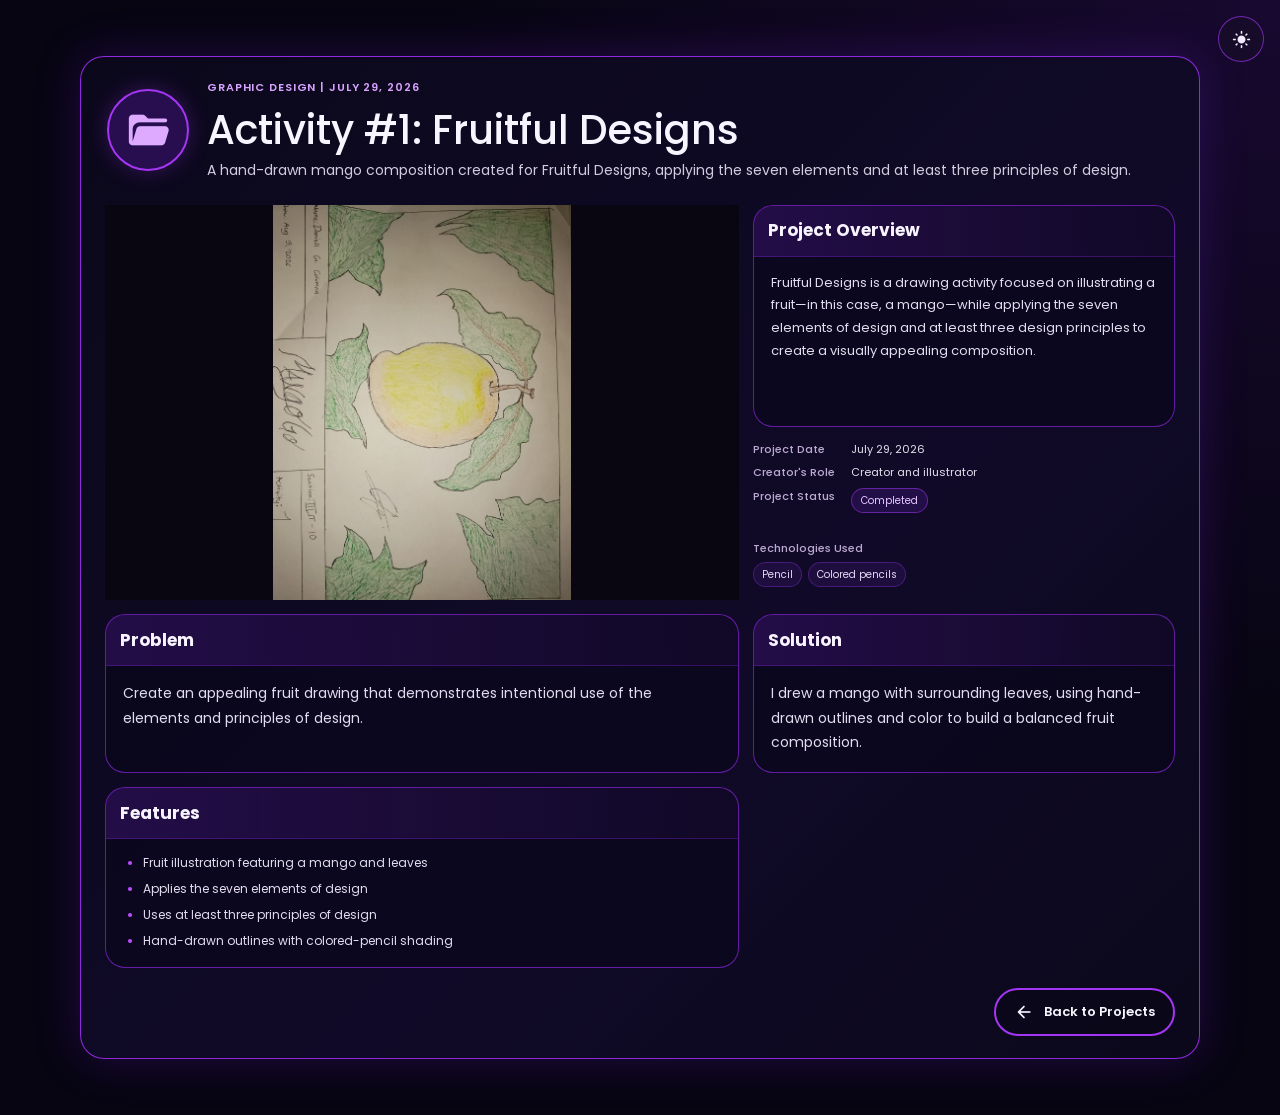
<file: projects/activity-1/index.html>
<!doctype html>
<html lang="en">
  <head>
    <meta charset="UTF-8" />
    <meta name="viewport" content="width=device-width, initial-scale=1.0" />
    <meta
      name="description"
      content="Fruitful Designs: a mango drawing applying the seven elements and at least three principles of design."
    />
    <title>Activity #1 | Daniell Columna</title>
    <link rel="preconnect" href="https://fonts.googleapis.com" />
    <link rel="preconnect" href="https://fonts.gstatic.com" crossorigin />
    <link
      href="https://fonts.googleapis.com/css2?family=Material+Symbols+Rounded:opsz,wght,FILL,GRAD@20..48,400,0,0&family=Poppins:wght@300;400;500;600;700;800&display=swap"
      rel="stylesheet"
    />
    <link
      href="https://cdn.jsdelivr.net/npm/bootstrap@5.3.3/dist/css/bootstrap.min.css"
      rel="stylesheet"
      integrity="sha384-QWTKZyjpPEjISv5WaRU9OFeRpok6YctnYmDr5pNlyT2bRjXh0JMhjY6hW+ALEwIH"
      crossorigin="anonymous"
    />
    <link rel="stylesheet" href="../../style.css" />
    <script src="../../theme.js"></script>
  </head>
  <body data-project-slug="activity-1">
    <main class="project-page">
      <button
        class="theme-toggle project-theme-toggle"
        type="button"
        data-theme-toggle
        aria-label="Switch to light mode"
        title="Switch to light mode"
      >
        <span class="material-symbols-rounded" data-theme-icon aria-hidden="true"
          >light_mode</span
        >
      </button>
      <article class="project-page-content" id="projectDetail"></article>
    </main>
    <script src="../../projects.js"></script>
  </body>
</html>
</file>
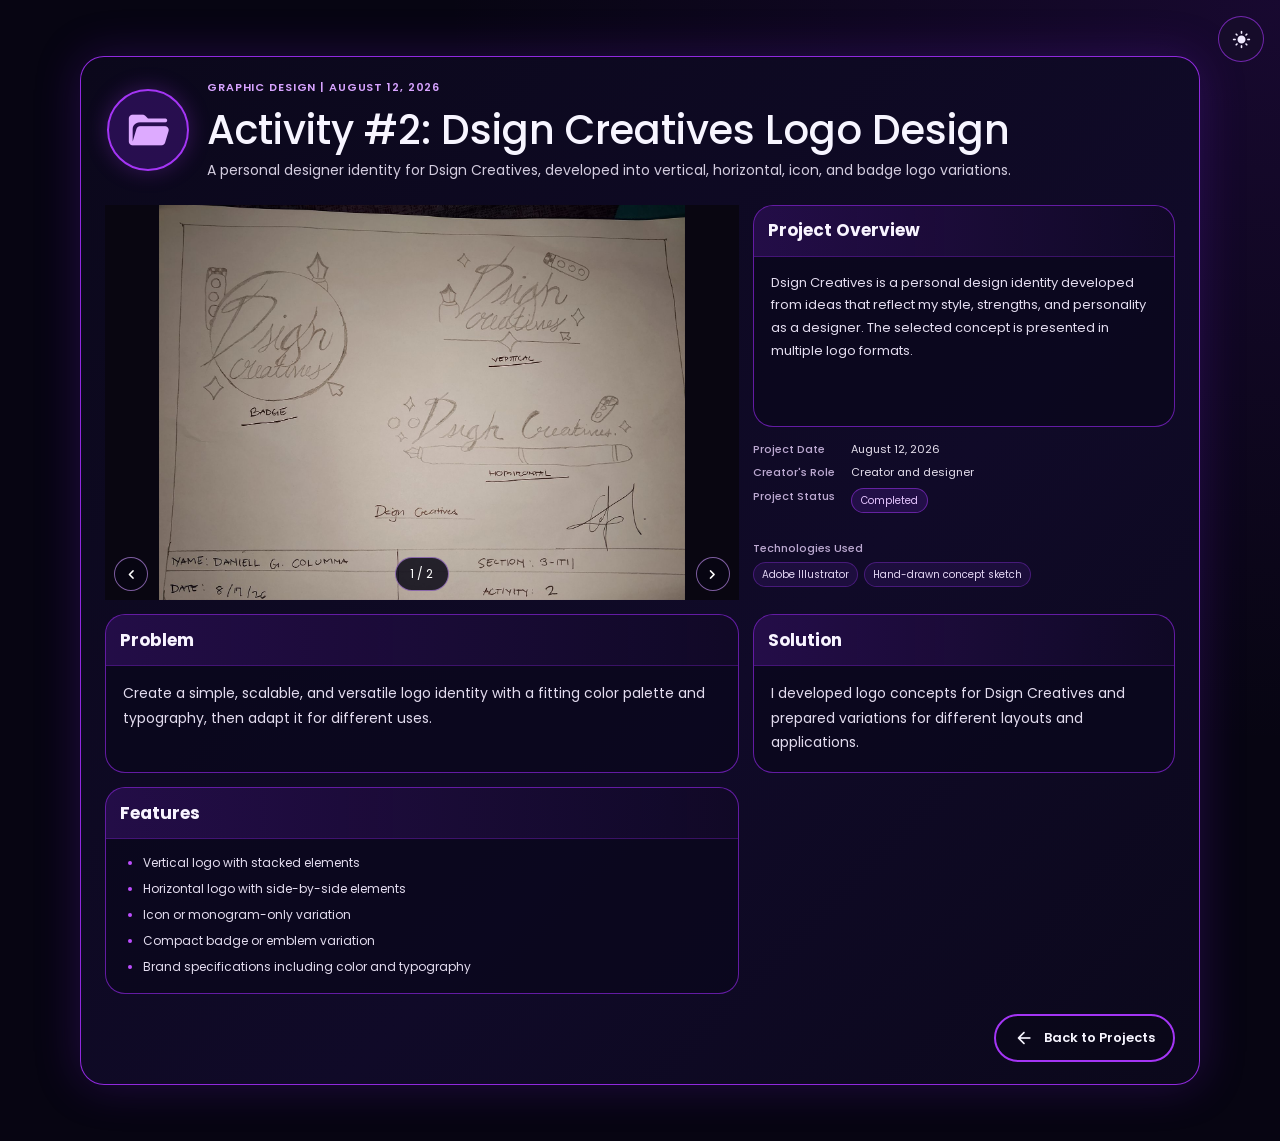
<file: projects/activity-2/index.html>
<!doctype html>
<html lang="en">
  <head>
    <meta charset="UTF-8" />
    <meta name="viewport" content="width=device-width, initial-scale=1.0" />
    <meta
      name="description"
      content="Dsign Creatives logo identity with vertical, horizontal, icon, and badge variations."
    />
    <title>Activity #2 | Daniell Columna</title>
    <link rel="preconnect" href="https://fonts.googleapis.com" />
    <link rel="preconnect" href="https://fonts.gstatic.com" crossorigin />
    <link
      href="https://fonts.googleapis.com/css2?family=Material+Symbols+Rounded:opsz,wght,FILL,GRAD@20..48,400,0,0&family=Poppins:wght@300;400;500;600;700;800&display=swap"
      rel="stylesheet"
    />
    <link
      href="https://cdn.jsdelivr.net/npm/bootstrap@5.3.3/dist/css/bootstrap.min.css"
      rel="stylesheet"
      integrity="sha384-QWTKZyjpPEjISv5WaRU9OFeRpok6YctnYmDr5pNlyT2bRjXh0JMhjY6hW+ALEwIH"
      crossorigin="anonymous"
    />
    <link rel="stylesheet" href="../../style.css" />
    <script src="../../theme.js"></script>
  </head>
  <body data-project-slug="activity-2">
    <main class="project-page">
      <button
        class="theme-toggle project-theme-toggle"
        type="button"
        data-theme-toggle
        aria-label="Switch to light mode"
        title="Switch to light mode"
      >
        <span class="material-symbols-rounded" data-theme-icon aria-hidden="true"
          >light_mode</span
        >
      </button>
      <article class="project-page-content" id="projectDetail"></article>
    </main>
    <script src="../../projects.js"></script>
  </body>
</html>
</file>
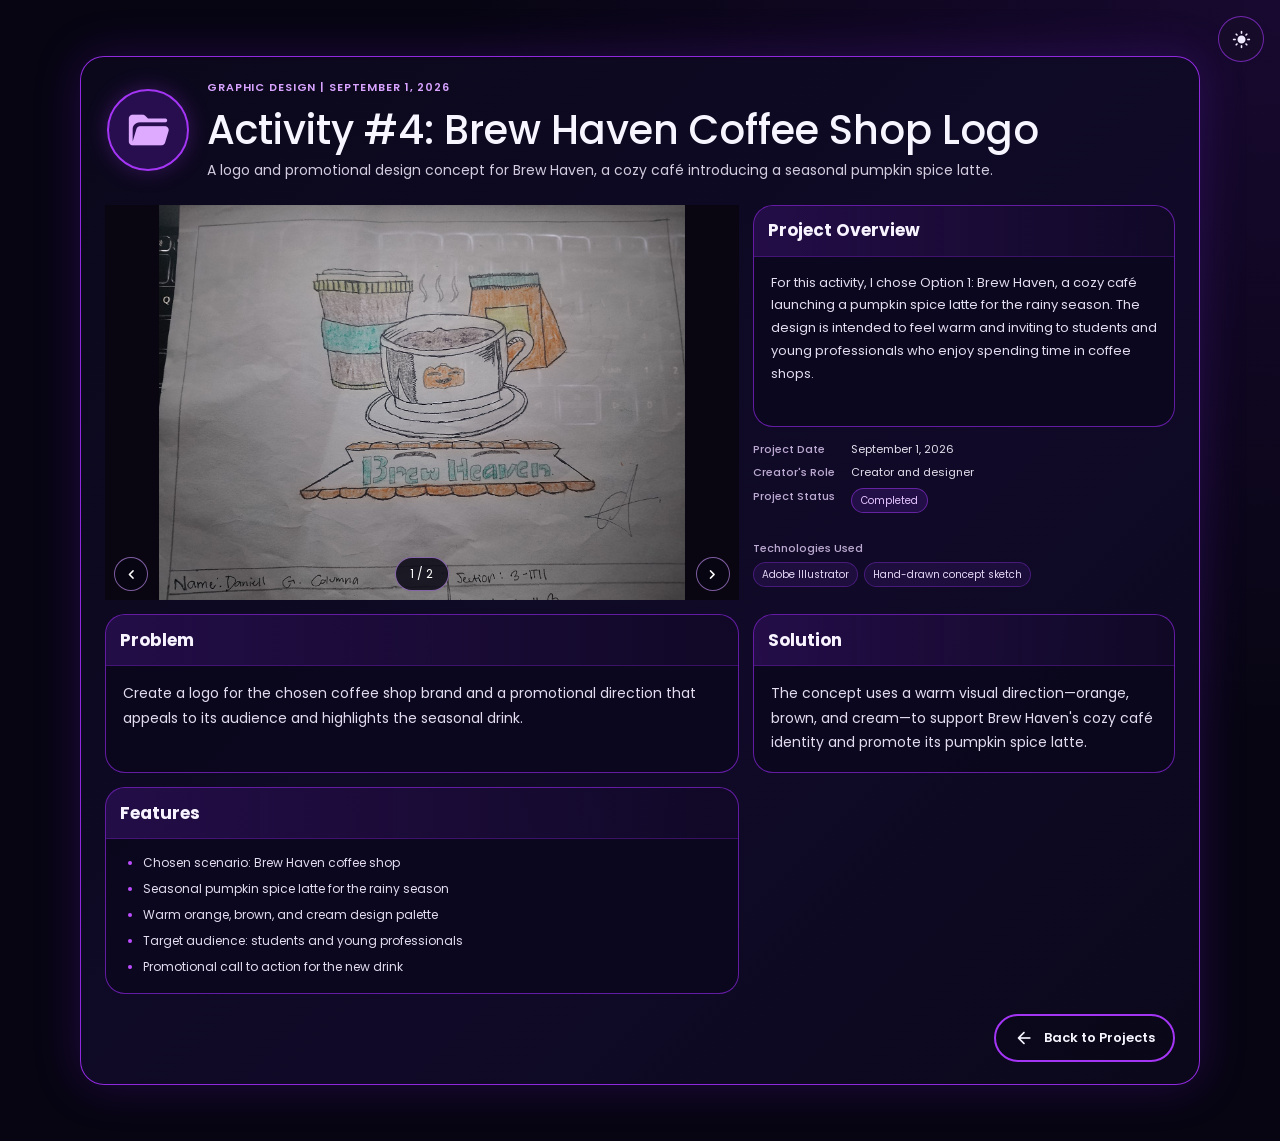
<file: projects/activity-4/index.html>
<!doctype html>
<html lang="en">
  <head>
    <meta charset="UTF-8" />
    <meta name="viewport" content="width=device-width, initial-scale=1.0" />
    <meta
      name="description"
      content="Brew Haven coffee shop branding for a seasonal pumpkin spice latte, with a warm and inviting visual direction."
    />
    <title>Activity #4 | Daniell Columna</title>
    <link rel="preconnect" href="https://fonts.googleapis.com" />
    <link rel="preconnect" href="https://fonts.gstatic.com" crossorigin />
    <link
      href="https://fonts.googleapis.com/css2?family=Material+Symbols+Rounded:opsz,wght,FILL,GRAD@20..48,400,0,0&family=Poppins:wght@300;400;500;600;700;800&display=swap"
      rel="stylesheet"
    />
    <link
      href="https://cdn.jsdelivr.net/npm/bootstrap@5.3.3/dist/css/bootstrap.min.css"
      rel="stylesheet"
      integrity="sha384-QWTKZyjpPEjISv5WaRU9OFeRpok6YctnYmDr5pNlyT2bRjXh0JMhjY6hW+ALEwIH"
      crossorigin="anonymous"
    />
    <link rel="stylesheet" href="../../style.css" />
    <script src="../../theme.js"></script>
  </head>
  <body data-project-slug="activity-4">
    <main class="project-page">
      <button
        class="theme-toggle project-theme-toggle"
        type="button"
        data-theme-toggle
        aria-label="Switch to light mode"
        title="Switch to light mode"
      >
        <span class="material-symbols-rounded" data-theme-icon aria-hidden="true"
          >light_mode</span
        >
      </button>
      <article class="project-page-content" id="projectDetail"></article>
    </main>
    <script src="../../projects.js"></script>
  </body>
</html>
</file>
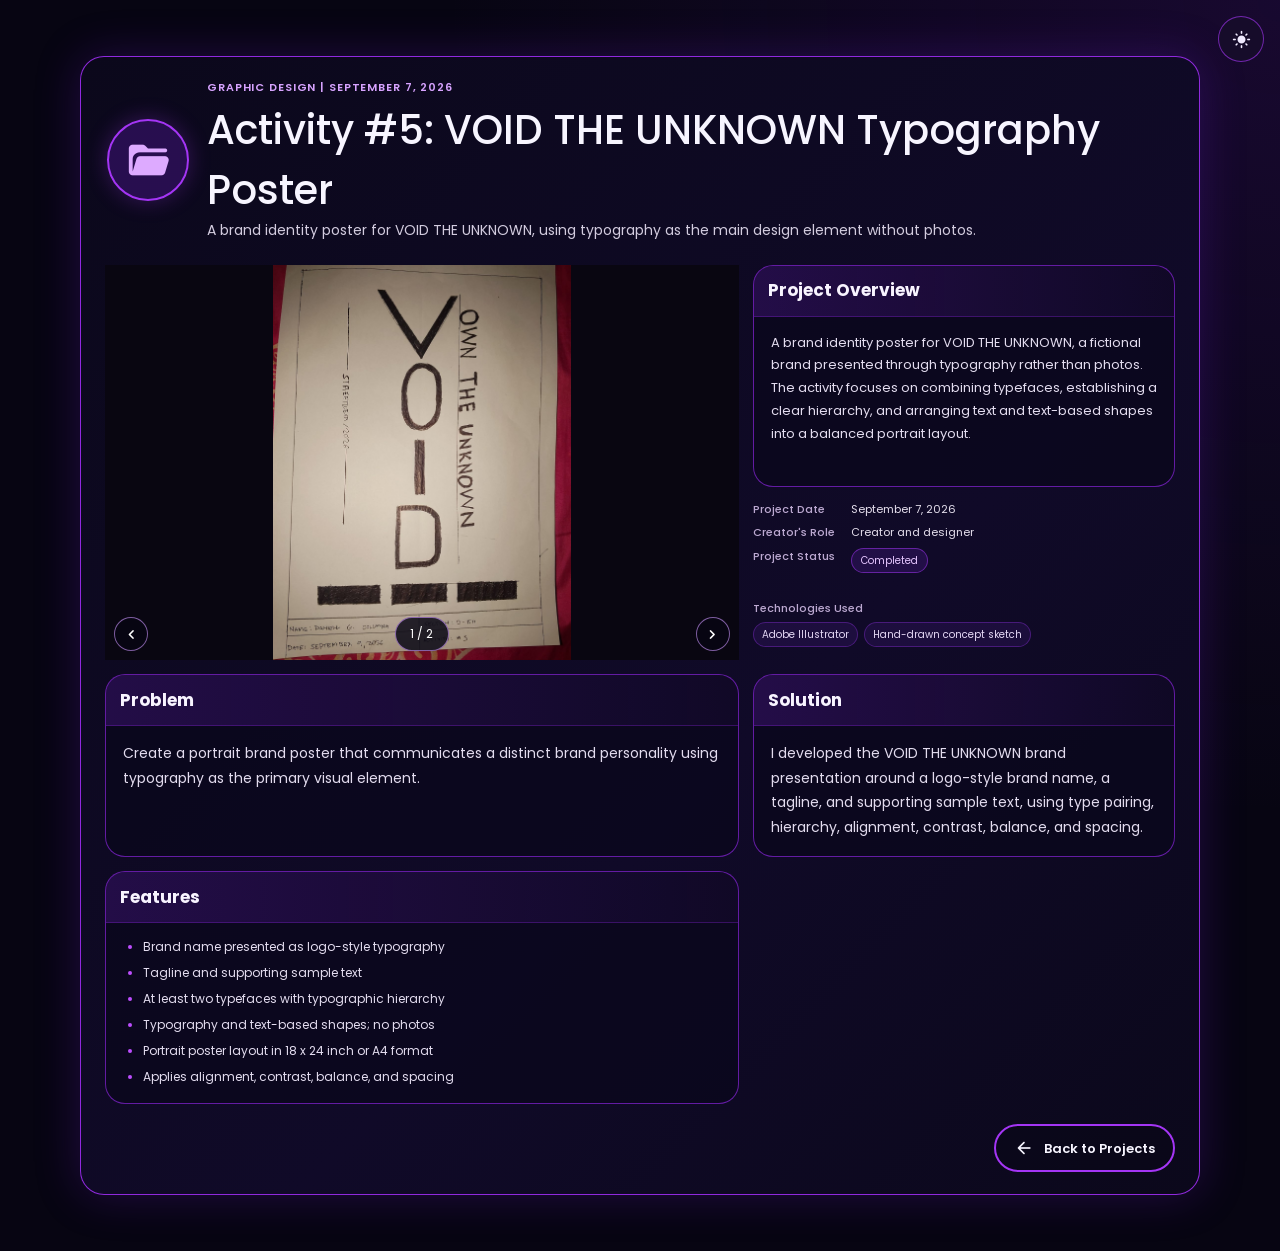
<file: projects/activity-5/index.html>
<!doctype html>
<html lang="en">
  <head>
    <meta charset="UTF-8" />
    <meta name="viewport" content="width=device-width, initial-scale=1.0" />
    <meta
      name="description"
      content="VOID THE UNKNOWN brand identity poster using typography as its main design element, without photos."
    />
    <title>Activity #5 | Daniell Columna</title>
    <link rel="preconnect" href="https://fonts.googleapis.com" />
    <link rel="preconnect" href="https://fonts.gstatic.com" crossorigin />
    <link
      href="https://fonts.googleapis.com/css2?family=Material+Symbols+Rounded:opsz,wght,FILL,GRAD@20..48,400,0,0&family=Poppins:wght@300;400;500;600;700;800&display=swap"
      rel="stylesheet"
    />
    <link
      href="https://cdn.jsdelivr.net/npm/bootstrap@5.3.3/dist/css/bootstrap.min.css"
      rel="stylesheet"
      integrity="sha384-QWTKZyjpPEjISv5WaRU9OFeRpok6YctnYmDr5pNlyT2bRjXh0JMhjY6hW+ALEwIH"
      crossorigin="anonymous"
    />
    <link rel="stylesheet" href="../../style.css" />
    <script src="../../theme.js"></script>
  </head>
  <body data-project-slug="activity-5">
    <main class="project-page">
      <button
        class="theme-toggle project-theme-toggle"
        type="button"
        data-theme-toggle
        aria-label="Switch to light mode"
        title="Switch to light mode"
      >
        <span class="material-symbols-rounded" data-theme-icon aria-hidden="true"
          >light_mode</span
        >
      </button>
      <article class="project-page-content" id="projectDetail"></article>
    </main>
    <script src="../../projects.js"></script>
  </body>
</html>
</file>
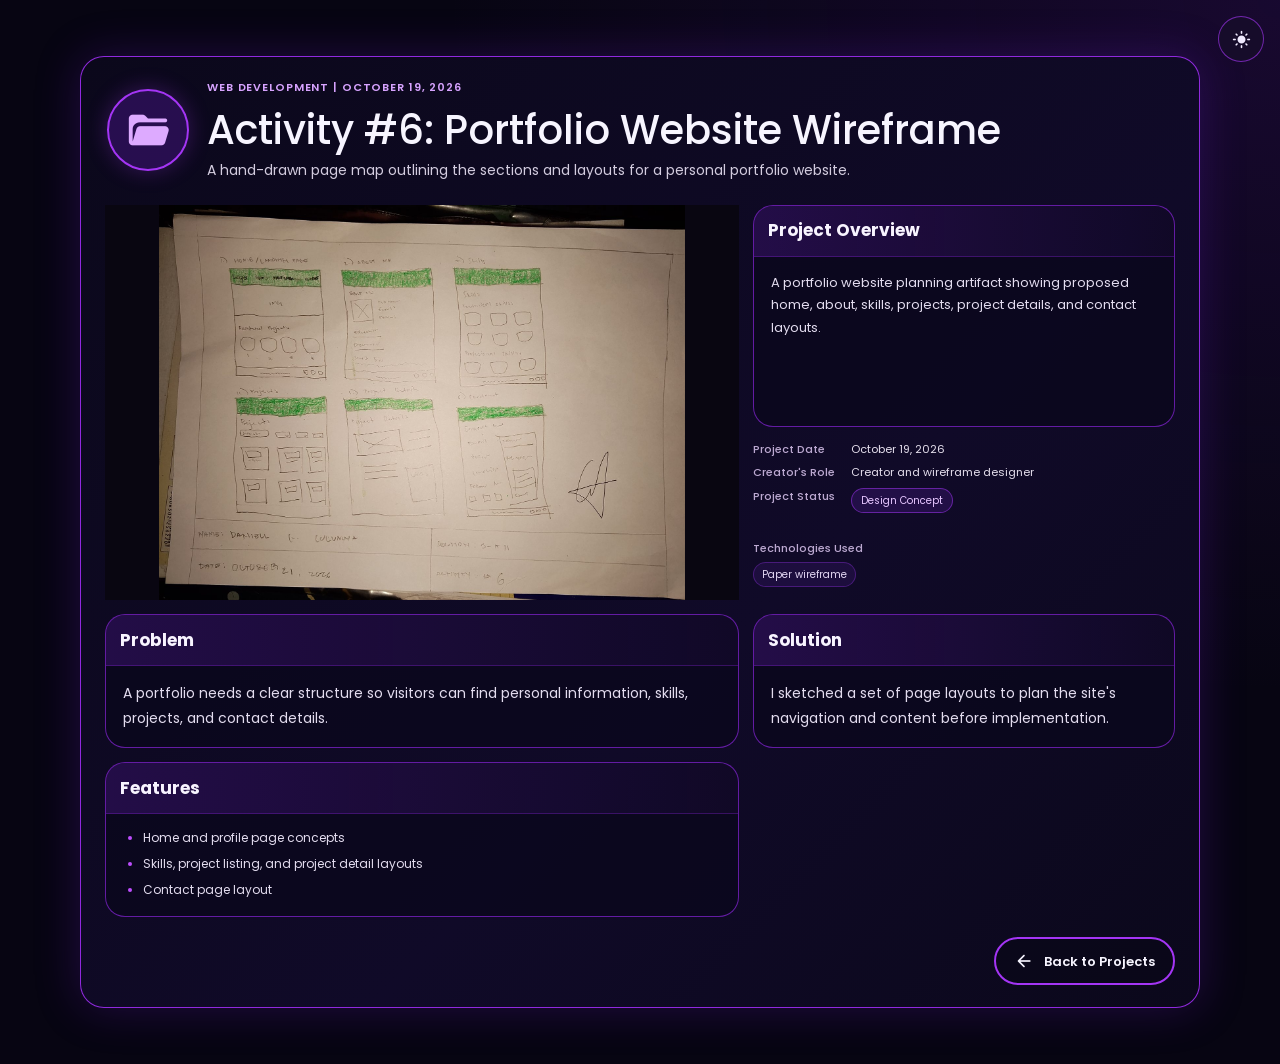
<file: projects/activity-6/index.html>
<!doctype html>
<html lang="en">
  <head>
    <meta charset="UTF-8" />
    <meta name="viewport" content="width=device-width, initial-scale=1.0" />
    <meta
      name="description"
      content="Details and images for Activity #6: Portfolio Website Wireframe by Daniell Columna."
    />
    <title>Activity #6 | Daniell Columna</title>
    <link rel="preconnect" href="https://fonts.googleapis.com" />
    <link rel="preconnect" href="https://fonts.gstatic.com" crossorigin />
    <link
      href="https://fonts.googleapis.com/css2?family=Material+Symbols+Rounded:opsz,wght,FILL,GRAD@20..48,400,0,0&family=Poppins:wght@300;400;500;600;700;800&display=swap"
      rel="stylesheet"
    />
    <link
      href="https://cdn.jsdelivr.net/npm/bootstrap@5.3.3/dist/css/bootstrap.min.css"
      rel="stylesheet"
      integrity="sha384-QWTKZyjpPEjISv5WaRU9OFeRpok6YctnYmDr5pNlyT2bRjXh0JMhjY6hW+ALEwIH"
      crossorigin="anonymous"
    />
    <link rel="stylesheet" href="../../style.css" />
    <script src="../../theme.js"></script>
  </head>
  <body data-project-slug="activity-6">
    <main class="project-page">
      <button
        class="theme-toggle project-theme-toggle"
        type="button"
        data-theme-toggle
        aria-label="Switch to light mode"
        title="Switch to light mode"
      >
        <span class="material-symbols-rounded" data-theme-icon aria-hidden="true"
          >light_mode</span
        >
      </button>
      <article class="project-page-content" id="projectDetail"></article>
    </main>
    <script src="../../projects.js"></script>
  </body>
</html>
</file>
<file: style.css>
:root {
  color-scheme: dark;
  font-family: "Poppins", sans-serif;
  color: #f7f5ff;
  background: #070512;
  font-synthesis: none;
  text-rendering: optimizeLegibility;
  -webkit-font-smoothing: antialiased;
  -moz-osx-font-smoothing: grayscale;
  --purple: #a52cff;
  --bright-purple: #bd4dff;
}

* {
  box-sizing: border-box;
}

html {
  scroll-behavior: smooth;
}

body {
  min-height: 100vh;
  margin: 0;
  background: #070512;
  color: #f7f5ff;
  font-family: "Poppins", sans-serif;
}

a {
  color: inherit;
  text-decoration: none;
}

.site-header {
  position: relative;
  z-index: 1;
  display: flex;
  min-height: 78px;
  align-items: center;
  justify-content: center;
  padding: 12px 3.2%;
  border-bottom: 1px solid rgba(163, 42, 255, 0.62);
  background: linear-gradient(100deg, #090715 5%, #0a0719 55%, #200b4c 100%);
}

.navigation {
  display: flex;
  width: min(100%, 1170px);
  align-items: center;
  justify-content: space-between;
  gap: 8px;
}

.nav-link {
  display: inline-flex;
  min-height: 42px;
  align-items: center;
  justify-content: center;
  gap: 9px;
  padding: 0 13px;
  border-radius: 24px;
  color: #e5e0ee;
  font-size: 13px;
  font-weight: 400;
  white-space: nowrap;
  transition:
    background-color 160ms ease,
    color 160ms ease;
}

.theme-toggle {
  border: 1px solid rgba(173, 137, 255, 0.32);
  background: rgba(21, 17, 47, 0.78);
  color: #f0eaff;
  cursor: pointer;
  font: inherit;
}

.project-theme-toggle {
  position: fixed;
  z-index: 5;
  top: 16px;
  right: 16px;
  display: grid;
  width: 46px;
  height: 46px;
  place-items: center;
  border: 1px solid rgba(164, 53, 245, 0.65);
  border-radius: 50%;
  background: #160c2a;
  color: #f0eaff;
}

.nav-link:hover,
.nav-link:focus-visible,
.nav-link.active {
  color: #fff;
  background: linear-gradient(110deg, #6918d5, #9b36f2);
}

.material-symbols-rounded {
  font-size: 19px;
  font-weight: 400;
  line-height: 1;
  font-variation-settings:
    "FILL" 1,
    "wght" 400,
    "GRAD" 0,
    "opsz" 24;
}

.hero {
  position: relative;
  display: flex;
  min-height: calc(100vh - 78px);
  align-items: center;
  overflow: hidden;
  padding: 70px max(5.3%, calc((100% - 1460px) / 2));
  background-color: #080615;
  background-image:
    linear-gradient(
      90deg,
      rgba(7, 5, 18, 0.32) 0%,
      rgba(7, 5, 18, 0.12) 48%,
      rgba(7, 5, 18, 0.02) 100%
    ),
    url("IMG/Neon Violet Cyber Techscape.png");
  background-position: center;
  background-size: cover;
  isolation: isolate;
}

.hero::before {
  position: absolute;
  z-index: -1;
  inset: 0;
  background: linear-gradient(
    90deg,
    rgba(7, 5, 18, 0.5) 0%,
    rgba(7, 5, 18, 0.2) 53%,
    transparent 100%
  );
  content: "";
}

.hero-content {
  width: min(850px, 72%);
}

.eyebrow {
  display: inline-flex;
  min-height: 43px;
  align-items: center;
  gap: 13px;
  margin: 0 0 8px;
  padding: 5px 17px 5px 13px;
  border: 1px solid rgba(172, 65, 255, 0.8);
  border-radius: 24px;
  background: rgba(8, 6, 20, 0.48);
  font-size: 17px;
}

.eyebrow span {
  width: 16px;
  height: 16px;
  border-radius: 50%;
  background: var(--bright-purple);
  box-shadow: 0 0 16px rgba(189, 77, 255, 0.55);
}

.hero h1 {
  margin: 0;
  font-size: clamp(3.1rem, 6vw, 5.2rem);
  font-weight: 800;
  letter-spacing: -0.055em;
  line-height: 1.12;
  white-space: nowrap;
}

.hero h1 span,
.hero-motto span {
  color: var(--bright-purple);
}

.hero-subtitle {
  margin: 0;
  color: #e3deea;
  font-size: clamp(1.35rem, 2.7vw, 2.2rem);
  font-weight: 300;
  line-height: 1.45;
}

.hero-subtitle span {
  padding: 0 8px;
}

.accent-line {
  width: 115px;
  height: 4px;
  margin: 15px 0 17px;
  border-radius: 5px;
  background: linear-gradient(90deg, #d158ff, #831aff);
}

.hero-motto {
  margin: 0 0 7px;
  font-size: clamp(1.45rem, 2.5vw, 2rem);
  font-style: italic;
  font-weight: 700;
}

.hero-description {
  max-width: 620px;
  margin: 0;
  color: #e0dce8;
  font-size: 15px;
  line-height: 1.65;
}

.hero-actions {
  display: flex;
  flex-wrap: wrap;
  gap: 12px;
  margin-top: 29px;
}

.button {
  display: inline-flex;
  min-height: 48px;
  align-items: center;
  justify-content: center;
  gap: 10px;
  padding: 0 18px;
  border: 2px solid #a435f5;
  border-radius: 28px;
  font-size: 13px;
  font-weight: 600;
  transition:
    transform 160ms ease,
    box-shadow 160ms ease,
    background-color 160ms ease;
}

.button:hover,
.button:focus-visible {
  transform: translateY(-2px);
  box-shadow: 0 0 20px rgba(164, 53, 245, 0.4);
}

.button-primary {
  border-color: transparent;
  background: linear-gradient(105deg, #b83bff, #7418ed);
}

.button-outline {
  background: rgba(10, 7, 23, 0.58);
}

.button .material-symbols-rounded {
  font-size: 20px;
}

.social-links {
  display: flex;
  gap: 17px;
  margin-top: 22px;
}

.social-links a {
  display: grid;
  width: 44px;
  height: 44px;
  place-items: center;
  border: 1px solid rgba(173, 137, 255, 0.08);
  border-radius: 50%;
  background: rgba(21, 17, 47, 0.78);
  color: #f0eaff;
  transition:
    color 160ms ease,
    background-color 160ms ease,
    transform 160ms ease;
}

.social-links a:hover,
.social-links a:focus-visible {
  transform: translateY(-2px);
  background: #7522d9;
  color: #fff;
}

.social-links .material-symbols-rounded {
  font-size: 23px;
}

.site-footer {
  border-top: 1px solid rgba(163, 42, 255, 0.62);
  background: linear-gradient(100deg, #090715 5%, #0a0719 55%, #200b4c 100%);
  padding: 18px 20px;
}

.site-footer-inner {
  display: flex;
  flex-wrap: wrap;
  align-items: center;
  justify-content: center;
  gap: 10px;
  max-width: 1170px;
  margin: 0 auto;
  color: #d9d0ea;
  font-size: 13px;
  line-height: 1.6;
  text-align: center;
}

.brand-symbols {
  position: absolute;
  width: 0;
  height: 0;
  overflow: hidden;
}

.brand-icon {
  display: block;
  width: 22px;
  height: 22px;
  flex: 0 0 auto;
  fill: currentColor;
}

.hero-visual {
  position: absolute;
  top: 0;
  right: 3%;
  bottom: 0;
  display: flex;
  width: 38%;
  align-items: center;
  justify-content: center;
  pointer-events: none;
}

.hero-portrait {
  position: absolute;
  inset: 0;
  width: 100%;
  height: 100%;
  object-fit: contain;
  transform: scale(1);
  transform-origin: 50% 40%;
}

.code-mark {
  position: absolute;
  top: 39%;
  right: 0;
  color: rgba(181, 47, 255, 0.92);
  font-family: "Poppins", sans-serif;
  font-size: clamp(4rem, 9vw, 8rem);
  font-weight: 800;
  text-shadow: 0 0 30px rgba(146, 34, 255, 0.8);
}

.visual-caption {
  position: absolute;
  right: 6%;
  bottom: 14%;
  color: rgba(240, 218, 255, 0.85);
  font-size: 10px;
  font-weight: 500;
  letter-spacing: 0.2em;
  white-space: nowrap;
}

.visual-caption i {
  display: inline-block;
  width: 4px;
  height: 4px;
  margin: 0 6px 2px;
  border-radius: 50%;
  background: #c44aff;
}

.about-modal {
  --bs-modal-color: #f7f5ff;
  --bs-modal-bg: #0b081b;
  --bs-modal-border-color: rgba(167, 47, 255, 0.8);
  --bs-modal-border-radius: 24px;
  --bs-modal-width: 1120px;
  --bs-modal-header-border-color: transparent;
  --bs-modal-footer-border-color: transparent;
  --bs-modal-padding: 24px;
}

.about-modal .modal-dialog {
  max-width: min(1120px, calc(100vw - 32px));
}

.about-modal .modal-content {
  overflow: hidden;
  border: 1px solid rgba(167, 47, 255, 0.85);
  background:
    radial-gradient(
      ellipse at 100% 0%,
      rgba(84, 23, 154, 0.22),
      transparent 46%
    ),
    linear-gradient(135deg, #0b081b, #100a28 60%, #0b081b);
  box-shadow: 0 0 45px rgba(111, 28, 211, 0.25);
}

.about-modal .modal-backdrop,
.modal-backdrop.show {
  --bs-backdrop-bg: #03020a;
  --bs-backdrop-opacity: 0.82;
}

.about-modal-header {
  display: flex;
  align-items: flex-start;
  justify-content: space-between;
  gap: 20px;
  padding: 22px 26px 12px;
}

.about-profile {
  display: flex;
  min-width: 0;
  align-items: center;
  gap: 22px;
}

.about-profile img {
  width: 92px;
  height: 92px;
  flex: 0 0 92px;
  border: 2px solid #a435f5;
  border-radius: 50%;
  background: #1b0c3b;
  object-fit: cover;
  box-shadow: 0 0 22px rgba(164, 53, 245, 0.28);
}

.about-modal .modal-title {
  margin: 0 0 2px;
  color: #fff;
  font-size: clamp(2rem, 4vw, 3rem);
  font-weight: 800;
  letter-spacing: -0.04em;
}

.about-modal .modal-title span {
  color: var(--bright-purple);
}

.about-profile p {
  margin: 0;
  color: #d3ccdf;
  font-size: 14px;
}

.about-close {
  display: grid;
  width: 42px;
  height: 42px;
  flex: 0 0 42px;
  place-items: center;
  border: 1px solid #a435f5;
  border-radius: 50%;
  background: rgba(19, 12, 41, 0.9);
  color: white;
  cursor: pointer;
  transition:
    background-color 160ms ease,
    transform 160ms ease;
}

.about-close:hover {
  transform: rotate(90deg);
  background: #7020c8;
}

.about-close .material-symbols-rounded {
  font-size: 24px;
}

.about-modal-body {
  display: grid;
  grid-template-columns: minmax(0, 0.95fr) minmax(0, 1.05fr);
  align-items: stretch;
  gap: 14px;
  padding: 12px 24px 18px;
}

.about-card {
  overflow: hidden;
  border: 1px solid rgba(137, 37, 220, 0.7);
  border-radius: 20px;
  background: rgba(11, 8, 29, 0.72);
}

.personal-card {
  padding-bottom: 16px;
}

.about-card-title {
  display: flex;
  min-height: 51px;
  align-items: center;
  gap: 12px;
  margin: 0;
  padding: 9px 14px;
  border-bottom: 1px solid rgba(137, 37, 220, 0.32);
  background: linear-gradient(
    90deg,
    rgba(97, 28, 173, 0.29),
    rgba(54, 20, 98, 0.12)
  );
  color: #f8f4ff;
  font-size: 17px;
  font-weight: 700;
}

.about-card-title > .material-symbols-rounded {
  display: grid;
  width: 42px;
  height: 42px;
  flex: 0 0 42px;
  place-items: center;
  border-radius: 11px;
  background: linear-gradient(135deg, #721bd0, #401080);
  color: #e7c7ff;
  font-size: 24px;
}

.personal-list {
  display: grid;
  gap: 2px;
  margin: 0;
  padding: 12px 16px 6px;
}

.personal-row {
  display: grid;
  grid-template-columns: minmax(145px, 0.95fr) minmax(0, 1.05fr);
  align-items: start;
  gap: 10px;
  padding: 5px 0;
  font-size: 12px;
  line-height: 1.5;
}

.personal-row dt {
  display: flex;
  align-items: flex-start;
  gap: 9px;
  color: #e3dcef;
  font-weight: 400;
}

.personal-row dt .material-symbols-rounded {
  display: grid;
  width: 27px;
  height: 27px;
  flex: 0 0 27px;
  place-items: center;
  margin-top: -3px;
  border-radius: 50%;
  background: #32116b;
  color: #d7a3ff;
  font-size: 17px;
}

.personal-row dd {
  margin: 0;
  color: #f4effb;
  overflow-wrap: anywhere;
}

.personal-row a:hover {
  color: #d69eff;
  text-decoration: underline;
}

.education-block {
  margin: 7px 16px 0;
  padding: 12px 13px 5px;
  border-top: 1px solid rgba(137, 37, 220, 0.4);
}

.education-block h4 {
  margin: 0 0 8px;
  color: #dcaaff;
  font-size: 13px;
  font-weight: 700;
}

.education-block ul {
  display: grid;
  gap: 6px;
  margin: 0;
  padding-left: 17px;
  color: #e3dcef;
  font-size: 11px;
  line-height: 1.5;
}

.education-block li::marker {
  color: #bd4dff;
}

.education-block strong {
  color: #fff;
}

.about-side {
  display: flex;
  flex-direction: column;
  gap: 14px;
}

.about-card-content {
  padding: 15px 17px 5px;
  color: #e3dcef;
  font-size: 14px;
  line-height: 1.75;
}

.about-card-content p {
  margin: 0 0 12px;
}

.skills-card {
  flex: 1;
}

.skill-tags {
  display: flex;
  flex-wrap: wrap;
  gap: 9px;
  padding: 15px;
}

.skill-tags span {
  padding: 6px 14px;
  border: 1px solid rgba(138, 46, 216, 0.45);
  border-radius: 20px;
  background: rgba(70, 28, 128, 0.35);
  color: #f1e7ff;
  font-size: 12px;
}

.about-modal-footer {
  display: flex;
  align-items: center;
  justify-content: center;
  gap: 20px;
  padding: 0 28px 17px;
  color: #c44aff;
  font-size: 18px;
  font-style: italic;
  font-weight: 700;
}

.about-modal-footer span {
  width: min(25%, 190px);
  height: 1px;
  background: linear-gradient(90deg, transparent, #9e32ec);
}

.about-modal-footer span:last-child {
  transform: rotate(180deg);
}

.skills-profile {
  display: flex;
  min-width: 0;
  align-items: center;
  gap: 18px;
}

.skills-profile-icon {
  display: grid;
  width: 82px;
  height: 82px;
  flex: 0 0 82px;
  place-items: center;
  border: 2px solid #a435f5;
  border-radius: 50%;
  background: rgba(68, 20, 130, 0.5);
  color: #ddaaff;
  font-size: 46px;
  box-shadow: 0 0 22px rgba(164, 53, 245, 0.28);
}

.skills-profile p {
  margin: 0;
  color: #d3ccdf;
  font-size: 14px;
}

.skills-modal-body {
  grid-template-columns: minmax(0, 1.2fr) minmax(0, 0.8fr);
  align-items: start;
  column-gap: 24px;
  row-gap: 16px;
  padding-top: 12px;
}

.skills-modal .skill-category[aria-labelledby="professional-skills-title"] {
  margin-top: 24px;
}

.profile-modal-body {
  grid-template-columns: repeat(2, minmax(0, 1fr));
  align-items: start;
}

.contact-modal-body {
  grid-template-columns: minmax(0, 0.85fr) minmax(0, 1.15fr);
  align-items: start;
}

.contact-social-title {
  margin: 8px 16px 0;
  padding-top: 12px;
  border-top: 1px solid rgba(137, 37, 220, 0.4);
  color: #dcaaff;
  font-size: 13px;
  font-weight: 700;
}

.contact-social-links {
  display: grid;
  gap: 7px;
  padding: 10px 16px 4px;
}

.contact-social-links a {
  display: inline-flex;
  width: fit-content;
  align-items: center;
  gap: 9px;
  color: #f1e7ff;
  font-size: 12px;
}

.contact-social-links a:hover,
.contact-social-links a:focus-visible {
  color: #d69eff;
  text-decoration: underline;
}

.contact-social-links .material-symbols-rounded {
  color: #d7a3ff;
  font-size: 18px;
}

.contact-social-links .brand-icon {
  width: 18px;
  height: 18px;
}

.contact-form {
  display: grid;
  gap: 12px;
  padding: 15px 16px 16px;
}

.contact-field {
  display: grid;
  gap: 6px;
  color: #e3dcef;
  font-size: 12px;
  font-weight: 500;
}

.contact-field input,
.contact-field textarea {
  width: 100%;
  min-width: 0;
  padding: 10px 12px;
  border: 1px solid rgba(137, 37, 220, 0.7);
  border-radius: 11px;
  outline: none;
  background: rgba(11, 8, 29, 0.86);
  color: #f7f5ff;
  font: inherit;
  font-size: 13px;
}

.contact-field textarea {
  min-height: 120px;
  resize: vertical;
}

.contact-field input:focus,
.contact-field textarea:focus {
  border-color: #bd4dff;
  box-shadow: 0 0 0 3px rgba(189, 77, 255, 0.18);
}

.contact-submit {
  justify-self: start;
  cursor: pointer;
  color: #fff;
  font-family: inherit;
}

.contact-note {
  margin: 0;
  color: #bdb4ca;
  font-size: 10px;
  line-height: 1.6;
}

.contact-form > .contact-note {
  margin-top: -3px;
}

.contact-honeypot {
  position: absolute;
  left: -10000px;
  width: 1px;
  height: 1px;
  overflow: hidden;
}

.experience-entry {
  grid-column: 1 / -1;
}

.experience-empty-state {
  margin: 14px 16px 0;
  padding: 12px 14px;
  border: 1px solid rgba(137, 37, 220, 0.38);
  border-radius: 12px;
  background: rgba(70, 28, 128, 0.2);
  color: #e3dcef;
  font-size: 13px;
}

.skill-category {
  min-width: 0;
  padding-bottom: 10px;
}

.skill-category .about-card-title > span:last-child {
  display: flex;
  flex-direction: column;
  gap: 2px;
}

.skill-category .about-card-title small {
  color: #d3ccdf;
  font-size: 11px;
  font-weight: 400;
}

.skill-progress-list {
  display: grid;
  gap: 7px;
  padding: 12px 13px 4px;
}

.skills-modal .skill-category:first-child .skill-progress-list {
  grid-template-columns: repeat(2, minmax(0, 1fr));
  column-gap: 12px;
}

.skill-progress-item {
  display: flex;
  min-width: 0;
  align-items: center;
  gap: 9px;
  padding: 5px;
  border: 1px solid rgba(137, 37, 220, 0.28);
  border-radius: 13px;
  background: rgba(15, 10, 36, 0.68);
}

.skill-icon,
.skill-brand-icon {
  display: grid;
  width: 38px;
  height: 38px;
  flex: 0 0 38px;
  place-items: center;
  border-radius: 11px;
  background: linear-gradient(135deg, #39106e, #1d103f);
  color: #d8a2ff;
}

.skill-icon {
  font-size: 22px;
}

.skill-brand-icon {
  font-family: Arial, sans-serif;
  font-size: 22px;
  font-weight: 800;
}

.html-icon {
  color: #ff744f;
}

.css-icon {
  color: #55aaff;
}

.js-icon {
  background: #e8cf35;
  color: #201d0b;
}

.php-icon {
  color: #aaa5ff;
  font-size: 13px;
  font-style: italic;
}

.skill-progress-info {
  min-width: 0;
  flex: 1;
}

.skill-progress-label {
  display: flex;
  align-items: baseline;
  justify-content: space-between;
  gap: 6px;
  margin-bottom: 5px;
  color: #f2edf9;
  font-size: 11px;
  line-height: 1.25;
}

.skill-progress-label span:first-child {
  overflow: hidden;
  text-overflow: ellipsis;
}

.skill-progress-label span:last-child {
  flex: 0 0 auto;
  color: #f8f3ff;
  font-weight: 600;
}

.skill-progress-track {
  height: 8px;
  overflow: hidden;
  border-radius: 8px;
  background: #21143b;
}

.skill-progress-track > span {
  display: block;
  width: var(--skill-level);
  height: 100%;
  border-radius: inherit;
  background: linear-gradient(90deg, #b83bff, #7a20e8);
  box-shadow: 0 0 10px rgba(184, 59, 255, 0.4);
}

.skills-modal .about-modal-footer strong {
  white-space: nowrap;
}

@media (max-width: 900px) {
  .site-header {
    padding-inline: 16px;
  }

  .navigation {
    flex-wrap: wrap;
    justify-content: center;
    gap: 4px;
  }

  .nav-link {
    min-height: 38px;
    gap: 6px;
    padding-inline: 10px;
    font-size: 12px;
  }

  .hero {
    min-height: calc(100vh - 100px);
    padding: 58px 6%;
    background-position: 57% center;
  }

  .hero-content {
    width: min(760px, 82%);
  }

  .hero-visual {
    right: 0;
    width: 32%;
  }

  .visual-caption {
    display: none;
  }

  .about-modal-body {
    grid-template-columns: 1fr;
  }

  .skills-modal-body {
    grid-template-columns: 1fr;
  }

  .contact-modal-body {
    grid-template-columns: 1fr;
  }
}

@media (max-width: 600px) {
  .site-header {
    padding: 8px 10px;
  }

  .navigation {
    gap: 2px;
  }

  .nav-link {
    min-height: 34px;
    gap: 4px;
    padding-inline: 7px;
    font-size: 10px;
  }

  .nav-link .material-symbols-rounded {
    font-size: 16px;
  }

  .project-theme-toggle {
    top: 9px;
    right: 9px;
    width: 40px;
    height: 40px;
  }

  .hero {
    min-height: calc(100vh - 112px);
    align-items: flex-start;
    padding: 55px 7% 40px;
    background-position: 59% center;
  }

  .hero::before {
    background: rgba(7, 5, 18, 0.52);
  }

  .hero-content {
    width: 100%;
  }

  .hero h1 {
    font-size: clamp(1.4rem, 8vw, 3.2rem);
  }

  .hero-subtitle {
    font-size: clamp(1.1rem, 5vw, 1.6rem);
  }

  .hero-description {
    font-size: 14px;
  }

  .hero-actions {
    gap: 9px;
    margin-top: 23px;
  }

  .button {
    min-height: 44px;
    padding-inline: 13px;
    font-size: 12px;
  }

  .hero-visual {
    top: 20%;
    right: -4%;
    bottom: 0;
    width: 58%;
    opacity: 0.8;
  }

  .code-mark {
    font-size: 4.2rem;
  }

  .about-modal-header {
    padding: 18px 16px 10px;
  }

  .about-profile {
    gap: 13px;
  }

  .about-profile img {
    width: 68px;
    height: 68px;
    flex-basis: 68px;
  }

  .about-profile p {
    font-size: 11px;
  }

  .about-modal-body {
    gap: 12px;
    padding: 10px 12px 15px;
  }

  .personal-row {
    grid-template-columns: minmax(125px, 0.95fr) minmax(0, 1.05fr);
    gap: 7px;
    font-size: 11px;
  }

  .personal-list {
    padding-inline: 12px;
  }

  .about-modal-footer {
    gap: 10px;
    font-size: 14px;
  }

  .skills-profile {
    gap: 12px;
  }

  .skills-profile-icon {
    width: 62px;
    height: 62px;
    flex-basis: 62px;
    font-size: 34px;
  }

  .skills-profile p {
    font-size: 11px;
  }

  .skills-modal .skill-category:first-child .skill-progress-list {
    grid-template-columns: 1fr;
  }

  .skill-progress-list {
    padding-inline: 9px;
  }

  .skills-modal .about-modal-footer strong {
    white-space: normal;
    text-align: center;
  }
}

@media (prefers-reduced-motion: reduce) {
  html {
    scroll-behavior: auto;
  }

  *,
  *::before,
  *::after {
    transition-duration: 0.01ms !important;
  }
}

.projects-modal {
  --bs-modal-width: 1120px;
}

.projects-modal .skills-profile {
  align-items: center;
}

.projects-modal .skills-profile p {
  margin: 3px 0 0;
  color: #d3ccdf;
  font-size: 13px;
}

.projects-modal-body {
  display: block;
  padding-top: 12px;
}

.project-filters {
  display: grid;
  grid-template-columns: minmax(230px, 1fr) repeat(3, minmax(135px, 0.34fr));
  gap: 10px;
  margin-bottom: 12px;
}

.project-search,
.project-filter {
  display: flex;
  min-width: 0;
  min-height: 46px;
  align-items: center;
  gap: 10px;
  padding: 0 13px;
  border: 1px solid rgba(137, 37, 220, 0.7);
  border-radius: 12px;
  background: rgba(11, 8, 29, 0.86);
  color: #d7a3ff;
}

.project-search input,
.project-filter select {
  width: 100%;
  min-width: 0;
  border: 0;
  outline: 0;
  background: transparent;
  color: #f7f5ff;
  font: inherit;
  font-size: 12px;
}

.project-search input::placeholder {
  color: #a9a0b7;
  opacity: 1;
}

.project-filter select {
  cursor: pointer;
}

.project-filter option {
  background: #100a28;
  color: #f7f5ff;
}

.project-search:focus-within,
.project-filter:focus-within {
  border-color: #bd4dff;
  box-shadow: 0 0 0 3px rgba(189, 77, 255, 0.16);
}

.project-results-count {
  margin: 0 0 12px;
  color: #c8bfd6;
  font-size: 12px;
}

.project-grid {
  display: grid;
  grid-template-columns: repeat(3, minmax(0, 1fr));
  align-items: stretch;
  gap: 14px;
}

.project-card {
  display: flex;
  min-width: 0;
  flex-direction: column;
  overflow: hidden;
  border: 1px solid rgba(137, 37, 220, 0.66);
  border-radius: 18px;
  background: linear-gradient(145deg, rgba(20, 12, 42, 0.96), #0b081b);
  box-shadow: 0 12px 28px rgba(3, 2, 10, 0.22);
}

.project-gallery {
  position: relative;
  overflow: hidden;
  aspect-ratio: 16 / 10;
  background: #171126;
}

.project-gallery img {
  display: block;
  width: 100%;
  height: 100%;
  object-fit: cover;
}

.project-gallery-controls {
  position: absolute;
  right: 9px;
  bottom: 9px;
  left: 9px;
  display: flex;
  align-items: center;
  justify-content: space-between;
  pointer-events: none;
}

.project-gallery-controls button,
.project-gallery-count {
  display: inline-grid;
  min-width: 34px;
  min-height: 34px;
  place-items: center;
  border: 1px solid rgba(205, 150, 255, 0.6);
  border-radius: 18px;
  background: rgba(8, 6, 20, 0.84);
  color: #fff;
  font-size: 12px;
  pointer-events: auto;
}

.project-gallery-controls button {
  cursor: pointer;
}

.project-gallery-controls button:hover,
.project-gallery-controls button:focus-visible {
  background: #7020c8;
}

.project-gallery-count {
  min-width: 54px;
  padding: 0 9px;
}

.project-card-content {
  display: flex;
  height: 100%;
  flex-direction: column;
  padding: 15px;
}

.project-card-heading {
  display: flex;
  align-items: flex-start;
  justify-content: space-between;
  gap: 10px;
}

.project-card h3 {
  margin: 0;
  color: #fff;
  font-size: 17px;
  font-weight: 700;
  line-height: 1.35;
}

.project-category-badge,
.project-status {
  display: inline-flex;
  flex: 0 0 auto;
  align-items: center;
  padding: 5px 9px;
  border: 1px solid rgba(164, 53, 245, 0.52);
  border-radius: 18px;
  background: rgba(70, 28, 128, 0.35);
  color: #e6c6ff;
  font-size: 10px;
  line-height: 1.3;
}

.project-card-description {
  margin: 10px 0 12px;
  color: #d3ccdf;
  font-size: 12px;
  line-height: 1.6;
}

.project-meta {
  display: grid;
  gap: 7px;
  margin: 0 0 13px;
  color: #e5dfed;
  font-size: 11px;
}

.project-meta div {
  display: grid;
  grid-template-columns: 90px minmax(0, 1fr);
  gap: 8px;
}

.project-meta dt {
  color: #bca9d1;
  font-weight: 500;
}

.project-meta dd {
  margin: 0;
  overflow-wrap: anywhere;
}

.project-technologies {
  margin-top: auto;
}

.project-tech-list {
  display: flex;
  flex-wrap: wrap;
  gap: 6px;
  margin: 0 0 13px;
}

.project-tech-label {
  display: block;
  margin-bottom: 6px;
  color: #bca9d1;
  font-size: 11px;
  font-weight: 500;
}

.project-tech-list span {
  padding: 4px 8px;
  border: 1px solid rgba(138, 46, 216, 0.4);
  border-radius: 14px;
  background: rgba(70, 28, 128, 0.25);
  color: #e4d7f4;
  font-size: 10px;
}

.project-card-actions {
  display: flex;
  flex-wrap: wrap;
  gap: 8px;
  margin-top: 3px;
}

.project-card-actions .button {
  min-height: 38px;
  padding: 0 12px;
  font-size: 11px;
}

.project-empty-state {
  margin: 20px 0;
  color: #d3ccdf;
  text-align: center;
  font-size: 13px;
}

.project-page {
  min-height: 100vh;
  padding: clamp(18px, 5vw, 56px) 16px;
  background:
    radial-gradient(
      ellipse at 100% 0%,
      rgba(84, 23, 154, 0.22),
      transparent 46%
    ),
    #070512;
}

.project-page-content {
  width: min(1120px, 100%);
  margin: 0 auto;
  overflow: hidden;
  border: 1px solid rgba(167, 47, 255, 0.85);
  border-radius: 24px;
  background: linear-gradient(135deg, #0b081b, #100a28 60%, #0b081b);
  box-shadow: 0 0 45px rgba(111, 28, 211, 0.25);
}

.project-page .about-modal-header {
  align-items: center;
}

.project-detail-kicker {
  margin-bottom: 4px !important;
  color: #d7a3ff !important;
  font-size: 11px !important;
  font-weight: 600;
  letter-spacing: 0.08em;
  text-transform: uppercase;
}

.project-page-body {
  display: grid;
  grid-template-columns: minmax(0, 1.2fr) minmax(280px, 0.8fr);
  gap: 14px;
  padding: 12px 24px 20px;
}

.project-detail-gallery {
  min-height: 300px;
  aspect-ratio: 16 / 10;
}

.project-detail-gallery img {
  object-fit: contain;
  background: rgba(4, 3, 10, 0.75);
}

.project-detail-copy {
  display: flex;
  flex-direction: column;
  gap: 14px;
}

.project-detail-copy .about-card {
  flex: 1;
}

.project-detail-copy .about-card-content {
  font-size: 13px;
}

.project-detail-features {
  display: grid;
  gap: 8px;
  margin: 0;
  padding: 15px 20px 17px 37px;
  color: #e3dcef;
  font-size: 12px;
}

.project-detail-features li::marker {
  color: #bd4dff;
}

.project-page .about-modal-footer {
  padding-top: 3px;
}

.project-page-actions {
  display: flex;
  flex-wrap: wrap;
  gap: 10px;
  padding: 0 24px 22px;
}

.project-detail-back {
  margin-left: auto;
}

@media (max-width: 900px) {
  .project-filters {
    grid-template-columns: repeat(3, minmax(0, 1fr));
  }

  .project-search {
    grid-column: 1 / -1;
  }

  .project-grid {
    grid-template-columns: repeat(2, minmax(0, 1fr));
  }
}

@media (max-width: 650px) {
  .project-filters,
  .project-grid,
  .project-page-body {
    grid-template-columns: 1fr;
  }

  .project-search {
    grid-column: auto;
  }

  .projects-modal .about-modal-header {
    align-items: center;
  }

  .projects-modal .skills-profile-icon {
    width: 58px;
    height: 58px;
    flex-basis: 58px;
  }

  .project-page {
    padding: 12px 8px;
  }

  .project-page-content {
    border-radius: 18px;
  }

  .project-page-body,
  .project-page-actions {
    padding-right: 12px;
    padding-left: 12px;
  }

  .project-detail-gallery {
    min-height: 220px;
  }

  .project-detail-back {
    margin-left: 0;
  }
}

html[data-theme="light"] {
  color-scheme: light;
  color: #2b2435;
  background: #f7f4fb;
}

html[data-theme="light"] body {
  background: #f7f4fb;
  color: #2b2435;
}

html[data-theme="light"] .site-header {
  border-bottom-color: rgba(111, 42, 170, 0.3);
  background: linear-gradient(100deg, #fff 5%, #f6f0ff 55%, #eadbff 100%);
}

html[data-theme="light"] .nav-link {
  color: #40374d;
}

html[data-theme="light"] .nav-link:hover,
html[data-theme="light"] .nav-link:focus-visible,
html[data-theme="light"] .nav-link.active {
  color: #fff;
}

html[data-theme="light"] .theme-toggle {
  border-color: rgba(111, 42, 170, 0.25);
  background: #fff;
  color: #55208a;
}

html[data-theme="light"] .theme-toggle:hover,
html[data-theme="light"] .theme-toggle:focus-visible {
  background: #7522d9;
  color: #fff;
}

html[data-theme="light"] .hero {
  background-color: #ede7f7;
  background-image:
    linear-gradient(
      90deg,
      rgba(248, 245, 252, 0.9) 0%,
      rgba(248, 245, 252, 0.76) 48%,
      rgba(248, 245, 252, 0.34) 100%
    ),
    url("IMG/Neon Violet Cyber Techscape.png");
}

html[data-theme="light"] .hero::before {
  background: linear-gradient(
    90deg,
    rgba(248, 245, 252, 0.5) 0%,
    rgba(248, 245, 252, 0.22) 53%,
    transparent 100%
  );
}

html[data-theme="light"] .eyebrow {
  background: rgba(255, 255, 255, 0.72);
  color: #342940;
}

html[data-theme="light"] .hero-subtitle,
html[data-theme="light"] .hero-description {
  color: #40374d;
}

html[data-theme="light"] .button-outline {
  background: rgba(255, 255, 255, 0.82);
  color: #352346;
}

html[data-theme="light"] .social-links a {
  border-color: rgba(111, 42, 170, 0.15);
  background: rgba(255, 255, 255, 0.86);
  color: #4a2d68;
}

html[data-theme="light"] .social-links a:hover,
html[data-theme="light"] .social-links a:focus-visible {
  background: #7522d9;
  color: #fff;
}

html[data-theme="light"] .about-modal {
  --bs-modal-color: #2b2435;
  --bs-modal-bg: #fff;
  --bs-modal-border-color: rgba(111, 42, 170, 0.38);
}

html[data-theme="light"] .about-modal .modal-content {
  border-color: rgba(111, 42, 170, 0.42);
  background:
    radial-gradient(
      ellipse at 100% 0%,
      rgba(177, 129, 231, 0.16),
      transparent 46%
    ),
    linear-gradient(135deg, #fff, #f8f4fd 60%, #fff);
  box-shadow: 0 16px 48px rgba(49, 28, 73, 0.18);
}

html[data-theme="light"] .about-modal .modal-title,
html[data-theme="light"] .about-modal .modal-title span {
  color: #412064;
}

@media (max-width: 600px) {
  .navigation {
    display: grid;
    grid-template-columns: repeat(4, minmax(0, 1fr));
    min-width: 0;
    width: 100%;
    gap: 4px;
  }

  .nav-link {
    width: 100%;
    min-width: 0;
    padding-inline: 3px;
  }

  .theme-toggle {
    grid-column: 2 / span 2;
    justify-self: center;
    width: auto;
    min-width: 42px;
  }

  .hero {
    min-height: calc(100svh - 145px);
    padding: 38px 6% 32px;
    background-position: 62% center;
  }

  .hero-content {
    position: relative;
    z-index: 1;
  }

  .hero h1 {
    font-size: clamp(1.55rem, 8.3vw, 3rem);
    white-space: normal;
  }

  .hero-visual {
    top: auto;
    right: -15%;
    bottom: 0;
    width: 90%;
    height: 55%;
    opacity: 0.24;
  }

  .hero-actions .button {
    width: 100%;
  }

  .about-modal .modal-dialog {
    max-width: calc(100vw - 16px);
    margin: 8px;
  }

  .about-modal-header {
    gap: 10px;
    padding: 15px 12px 9px;
  }

  .about-modal .modal-title {
    font-size: clamp(1.45rem, 7vw, 2rem);
    overflow-wrap: anywhere;
  }

  .about-profile img {
    width: 58px;
    height: 58px;
    flex-basis: 58px;
  }

  .about-card-title {
    gap: 9px;
    padding-inline: 10px;
    font-size: 15px;
  }

  .about-card-title > .material-symbols-rounded {
    width: 36px;
    height: 36px;
    flex-basis: 36px;
  }

  .personal-row {
    grid-template-columns: minmax(0, 0.9fr) minmax(0, 1.1fr);
    gap: 6px;
    overflow-wrap: anywhere;
  }

  .personal-row dt {
    gap: 6px;
  }

  .personal-row dt .material-symbols-rounded {
    width: 23px;
    height: 23px;
    flex-basis: 23px;
  }

  .project-card-heading {
    flex-wrap: wrap;
  }

  .project-card-actions .button {
    flex: 1 1 auto;
  }

  .project-meta div {
    grid-template-columns: minmax(68px, 0.4fr) minmax(0, 1fr);
  }
}

@media (max-width: 380px) {
  .site-header {
    padding-inline: 6px;
  }

  .navigation {
    grid-template-columns: repeat(3, minmax(0, 1fr));
  }

  .theme-toggle {
    grid-column: 2;
  }

  .nav-link {
    gap: 3px;
    font-size: 9px;
  }

  .hero {
    padding-inline: 5%;
  }

  .hero-subtitle {
    font-size: 1rem;
  }

  .eyebrow {
    min-height: 38px;
    font-size: 14px;
  }

  .about-modal-body {
    padding-inline: 9px;
  }

  .personal-list {
    padding-inline: 9px;
  }

  .personal-row {
    font-size: 10px;
  }

  .skills-profile {
    gap: 8px;
  }

  .skills-profile-icon {
    width: 50px;
    height: 50px;
    flex-basis: 50px;
    font-size: 28px;
  }
}

html[data-theme="light"] .about-profile p,
html[data-theme="light"] .skills-profile p {
  color: #62586e;
}

html[data-theme="light"] .about-close {
  background: #f4edfb;
  color: #482267;
}

html[data-theme="light"] .about-card {
  border-color: rgba(111, 42, 170, 0.3);
  background: rgba(255, 255, 255, 0.88);
}

html[data-theme="light"] .about-card-title {
  border-bottom-color: rgba(111, 42, 170, 0.18);
  background: linear-gradient(90deg, #f0e4fc, #faf7ff);
  color: #33243f;
}

html[data-theme="light"] .personal-row dt,
html[data-theme="light"] .personal-row dd,
html[data-theme="light"] .education-block ul,
html[data-theme="light"] .about-card-content,
html[data-theme="light"] .experience-empty-state,
html[data-theme="light"] .contact-field {
  color: #4b4357;
}

html[data-theme="light"] .personal-row dd,
html[data-theme="light"] .about-card-content strong,
html[data-theme="light"] .education-block strong {
  color: #2d2438;
}

html[data-theme="light"] .personal-row dt .material-symbols-rounded {
  background: #eee1fb;
  color: #6b32a0;
}

html[data-theme="light"] .education-block {
  border-top-color: rgba(111, 42, 170, 0.24);
}

html[data-theme="light"] .education-block h4,
html[data-theme="light"] .contact-social-title {
  color: #673294;
}

html[data-theme="light"] .skill-tags span {
  border-color: rgba(111, 42, 170, 0.22);
  background: #f3eafd;
  color: #44295d;
}

html[data-theme="light"] .contact-social-title {
  border-top-color: rgba(111, 42, 170, 0.22);
}

html[data-theme="light"] .contact-social-links a {
  color: #44295d;
}

html[data-theme="light"] .contact-social-links .brand-icon {
  color: #673294;
}

html[data-theme="light"] .contact-field input,
html[data-theme="light"] .contact-field textarea {
  border-color: rgba(111, 42, 170, 0.34);
  background: #fff;
  color: #2b2435;
}

html[data-theme="light"] .contact-note {
  color: #665c70;
}

html[data-theme="light"] .experience-empty-state {
  border-color: rgba(111, 42, 170, 0.22);
  background: #f6effd;
}

html[data-theme="light"] .skill-progress-item {
  border-color: rgba(111, 42, 170, 0.2);
  background: #faf7fd;
}

html[data-theme="light"] .skill-progress-label,
html[data-theme="light"] .skill-progress-label span:last-child {
  color: #342b40;
}

html[data-theme="light"] .skill-progress-track {
  background: #e8def1;
}

html[data-theme="light"] .skills-profile-icon,
html[data-theme="light"] .about-card-title > .material-symbols-rounded {
  background: linear-gradient(135deg, #ead7fb, #d8c0f1);
  color: #5a2a82;
}

html[data-theme="light"] .projects-modal .skills-profile p {
  color: #62586e;
}

html[data-theme="light"] .project-search,
html[data-theme="light"] .project-filter {
  border-color: rgba(111, 42, 170, 0.32);
  background: #fff;
  color: #673294;
}

html[data-theme="light"] .project-search input,
html[data-theme="light"] .project-filter select {
  color: #2b2435;
}

html[data-theme="light"] .project-search input::placeholder,
html[data-theme="light"] .project-results-count,
html[data-theme="light"] .project-empty-state {
  color: #665c70;
}

html[data-theme="light"] .project-filter option {
  background: #fff;
  color: #2b2435;
}

html[data-theme="light"] .project-card {
  border-color: rgba(111, 42, 170, 0.28);
  background: linear-gradient(145deg, #fff, #f6f1fb);
  box-shadow: 0 10px 24px rgba(49, 28, 73, 0.1);
}

html[data-theme="light"] .project-gallery {
  background: #eee8f5;
}

html[data-theme="light"] .project-card h3 {
  color: #30243c;
}

html[data-theme="light"] .project-category-badge,
html[data-theme="light"] .project-status {
  border-color: rgba(111, 42, 170, 0.25);
  background: #f0e5fa;
  color: #51277b;
}

html[data-theme="light"] .project-card-description,
html[data-theme="light"] .project-meta,
html[data-theme="light"] .project-detail-features {
  color: #4b4357;
}

html[data-theme="light"] .project-meta dt,
html[data-theme="light"] .project-tech-label {
  color: #675a75;
}

html[data-theme="light"] .project-tech-list span {
  border-color: rgba(111, 42, 170, 0.22);
  background: #f3eafd;
  color: #44295d;
}

html[data-theme="light"] .project-page {
  background:
    radial-gradient(
      ellipse at 100% 0%,
      rgba(177, 129, 231, 0.18),
      transparent 46%
    ),
    #f7f4fb;
}

html[data-theme="light"] .project-page-content {
  border-color: rgba(111, 42, 170, 0.35);
  background: linear-gradient(135deg, #fff, #f8f4fd 60%, #fff);
  box-shadow: 0 16px 48px rgba(49, 28, 73, 0.14);
}

html[data-theme="light"] .project-detail-kicker {
  color: #673294 !important;
}

html[data-theme="light"] .project-detail-gallery img {
  background: #f4eff9;
}

.site-header {
  position: sticky;
  top: 0;
  z-index: 20;
}

.navigation {
  flex-wrap: nowrap;
  overflow-x: auto;
  scrollbar-width: thin;
}

.portfolio-section {
  scroll-margin-top: 82px;
  padding: clamp(44px, 5vw, 68px) 5.3%;
  background:
    radial-gradient(
      ellipse at 90% 15%,
      rgba(84, 23, 154, 0.13),
      transparent 38%
    ),
    #080615;
}

.portfolio-section.section-muted {
  background:
    radial-gradient(
      ellipse at 10% 85%,
      rgba(84, 23, 154, 0.12),
      transparent 40%
    ),
    #0d091b;
}

.section-inner {
  width: min(1170px, 100%);
  margin: 0 auto;
}

.section-inner-wide {
  width: min(1440px, 100%);
}

.section-heading {
  max-width: 720px;
  margin: 0 auto 24px;
  text-align: center;
}

.section-kicker {
  margin: 0 0 8px;
  color: #d7a3ff;
  font-size: 12px;
  font-weight: 600;
  letter-spacing: 0.16em;
  text-transform: uppercase;
}

.section-heading h2 {
  margin: 0;
  color: #fff;
  font-size: clamp(2rem, 4.5vw, 3.2rem);
  font-weight: 800;
  letter-spacing: -0.045em;
}

.section-heading h2 span {
  color: var(--bright-purple);
}

.section-heading > p:last-child {
  margin: 10px 0 0;
  color: #c9c1d5;
  font-size: 14px;
  line-height: 1.7;
}

.section-card {
  min-width: 0;
  border: 1px solid rgba(137, 37, 220, 0.55);
  border-radius: 20px;
  background: linear-gradient(
    145deg,
    rgba(20, 12, 42, 0.94),
    rgba(11, 8, 27, 0.96)
  );
  box-shadow: 0 14px 34px rgba(3, 2, 10, 0.2);
}

.about-section-grid {
  display: grid;
  grid-template-columns: minmax(230px, 0.72fr) minmax(0, 1.5fr);
  align-items: start;
  gap: 16px;
}

.about-section-photo {
  position: relative;
  width: 100%;
  max-height: 470px;
  aspect-ratio: 3 / 4;
  overflow: hidden;
  border: 1px solid rgba(164, 53, 245, 0.55);
  border-radius: 20px;
  background: radial-gradient(ellipse at 50% 35%, #34145b, #0d091b 75%);
}

.about-section-photo img {
  position: absolute;
  inset: 0;
  display: block;
  width: 100%;
  height: 100%;
  object-fit: cover;
  object-position: center 30%;
}

.photo-caption {
  position: absolute;
  right: 12px;
  bottom: 12px;
  left: 12px;
  padding: 10px;
  border: 1px solid rgba(208, 155, 255, 0.35);
  border-radius: 12px;
  background: rgba(8, 6, 20, 0.78);
  color: #f1e7ff;
  font-size: 10px;
  font-weight: 600;
  letter-spacing: 0.12em;
  text-align: center;
}

.about-section-copy {
  padding: clamp(20px, 3vw, 30px);
}

.about-section-copy h3,
.section-card h3 {
  margin: 0;
  color: #fff;
  font-size: 20px;
  font-weight: 700;
  line-height: 1.4;
}

.about-section-copy > p,
.section-card > p,
.experience-section-card p {
  color: #d3ccdf;
  font-size: 14px;
  line-height: 1.8;
}

.about-section-copy > p {
  margin: 12px 0 0;
}

.about-facts {
  display: grid;
  grid-template-columns: repeat(3, minmax(0, 1fr));
  gap: 10px;
  margin-top: 18px;
}

.about-facts div {
  display: grid;
  gap: 5px;
  padding: 12px;
  border: 1px solid rgba(137, 37, 220, 0.35);
  border-radius: 13px;
  background: rgba(70, 28, 128, 0.18);
}

.about-facts span,
.about-facts strong {
  font-size: 11px;
  line-height: 1.5;
}

.about-facts span {
  color: #bca9d1;
}

.about-facts strong {
  color: #f3eaff;
  font-weight: 600;
}

.skills-section-grid {
  display: grid;
  grid-template-columns: repeat(3, minmax(0, 1fr));
  gap: 16px;
}

.skill-section-card {
  padding: 24px;
}

.section-icon {
  display: grid;
  width: 50px;
  height: 50px;
  place-items: center;
  margin-bottom: 16px;
  border: 1px solid rgba(164, 53, 245, 0.48);
  border-radius: 15px;
  background: linear-gradient(135deg, #39106e, #1d103f);
  color: #ddaaff;
  font-size: 27px;
}

.section-card > p {
  margin: 10px 0 0;
}

.skill-section-card .skill-tags,
.credentials-entry .skill-tags {
  gap: 7px;
  padding: 16px 0 0;
}

.skill-section-card .skill-tags span,
.credentials-entry .skill-tags span {
  padding: 6px 10px;
  font-size: 11px;
}

.project-filters {
  margin-bottom: 18px;
}

.project-results-count {
  color: #c9c1d5;
}

.education-section-grid {
  display: grid;
  grid-template-columns: repeat(2, minmax(0, 1fr));
  gap: 16px;
}

.education-entry,
.credentials-entry,
.education-history {
  padding: 24px;
}

.education-date {
  margin: 0 0 8px !important;
  color: #d7a3ff !important;
  font-size: 11px !important;
  font-weight: 700;
  letter-spacing: 0.12em;
}

.education-school {
  margin: 8px 0 !important;
  color: #e6c6ff !important;
  font-weight: 600;
}

.education-history {
  grid-column: 1 / -1;
}

.education-history ul {
  display: grid;
  grid-template-columns: repeat(3, minmax(0, 1fr));
  gap: 12px;
  margin: 16px 0 0;
  padding: 0;
  list-style: none;
}

.education-history li {
  display: grid;
  gap: 5px;
  padding: 14px;
  border: 1px solid rgba(137, 37, 220, 0.32);
  border-radius: 13px;
  background: rgba(70, 28, 128, 0.16);
}

.education-history li span {
  color: #bca9d1;
  font-size: 11px;
}

.education-history li strong {
  color: #f1e7ff;
  font-size: 13px;
  font-weight: 600;
}

.experience-section-card {
  display: grid;
  grid-template-columns: auto minmax(0, 1fr);
  gap: 20px;
  padding: clamp(22px, 4vw, 36px);
}

.experience-section-card .section-icon {
  margin: 0;
}

.experience-section-card p {
  margin: 8px 0 0;
}

.text-link {
  display: inline-flex;
  align-items: center;
  gap: 8px;
  margin-top: 16px;
  color: #d7a3ff;
  font-size: 13px;
  font-weight: 600;
}

.text-link:hover,
.text-link:focus-visible {
  color: #f1e7ff;
  text-decoration: underline;
}

.contact-section-grid {
  display: grid;
  grid-template-columns: minmax(0, 0.85fr) minmax(0, 1.15fr);
  align-items: start;
  gap: 16px;
}

.contact-details,
.contact-message {
  padding: 22px;
}

.contact-details .personal-list {
  padding: 14px 0 4px;
}

.contact-details .personal-row {
  grid-template-columns: minmax(75px, 0.4fr) minmax(0, 1fr);
  padding: 8px 0;
  font-size: 13px;
}

.contact-details .personal-row dt,
.contact-details .personal-row dd {
  color: #e3dcef;
}

.contact-details .personal-row a:hover {
  color: #d69eff;
  text-decoration: underline;
}

.contact-social-title {
  margin-right: 0;
  margin-left: 0;
}

.contact-social-links {
  padding-right: 0;
  padding-left: 0;
}

.contact-message .contact-form {
  padding: 18px 0 0;
}

@media (max-width: 900px) {
  .portfolio-section {
    padding-right: 4%;
    padding-left: 4%;
  }

  .skills-section-grid {
    grid-template-columns: repeat(2, minmax(0, 1fr));
  }

  .contact-section-grid {
    grid-template-columns: 1fr;
  }
}

@media (max-width: 600px) {
  .site-header {
    padding: 7px 8px;
  }

  .navigation {
    display: flex;
    justify-content: flex-start;
    gap: 3px;
    overflow-x: auto;
    scrollbar-width: thin;
  }

  .nav-link {
    width: auto;
    flex: 0 0 auto;
    padding-inline: 8px;
    font-size: 11px;
  }

  .theme-toggle {
    grid-column: auto;
    justify-self: auto;
    width: 38px;
    min-width: 38px;
  }

  .portfolio-section {
    scroll-margin-top: 54px;
    padding: 44px 6%;
  }

  .section-heading {
    margin-bottom: 20px;
  }

  .section-heading > p:last-child {
    font-size: 13px;
  }

  .about-section-grid,
  .skills-section-grid,
  .education-section-grid {
    grid-template-columns: 1fr;
  }

  .about-section-photo {
    width: min(100%, 300px);
    max-height: 390px;
    aspect-ratio: 3 / 4;
    margin: 0 auto;
  }

  .about-section-photo img {
    object-position: center 30%;
  }

  .about-facts,
  .education-history ul {
    grid-template-columns: 1fr;
  }

  .education-history {
    grid-column: auto;
  }

  .experience-section-card {
    grid-template-columns: 1fr;
    gap: 14px;
  }

  .contact-details,
  .contact-message,
  .education-entry,
  .credentials-entry,
  .education-history,
  .skill-section-card {
    padding: 19px;
  }
}

html[data-theme="light"] .portfolio-section {
  background:
    radial-gradient(
      ellipse at 90% 15%,
      rgba(145, 83, 205, 0.09),
      transparent 38%
    ),
    #f7f4fb;
}

html[data-theme="light"] .portfolio-section.section-muted {
  background:
    radial-gradient(
      ellipse at 10% 85%,
      rgba(145, 83, 205, 0.08),
      transparent 40%
    ),
    #efeaf6;
}

html[data-theme="light"] .section-heading h2,
html[data-theme="light"] .section-card h3 {
  color: #342344;
}

html[data-theme="light"] .section-heading > p:last-child,
html[data-theme="light"] .about-section-copy > p,
html[data-theme="light"] .section-card > p,
html[data-theme="light"] .experience-section-card p,
html[data-theme="light"] .contact-details .personal-row dt,
html[data-theme="light"] .contact-details .personal-row dd {
  color: #50465d;
}

html[data-theme="light"] .section-card {
  border-color: rgba(111, 42, 170, 0.25);
  background: linear-gradient(145deg, #fff, #f8f4fd);
  box-shadow: 0 12px 30px rgba(49, 28, 73, 0.08);
}

html[data-theme="light"] .about-section-photo {
  border-color: rgba(111, 42, 170, 0.3);
  background: #eadff5;
}

html[data-theme="light"] .about-facts div,
html[data-theme="light"] .education-history li {
  border-color: rgba(111, 42, 170, 0.2);
  background: #f3eafd;
}

html[data-theme="light"] .about-facts span,
html[data-theme="light"] .education-history li span {
  color: #675a75;
}

html[data-theme="light"] .about-facts strong,
html[data-theme="light"] .education-history li strong {
  color: #44295d;
}

html[data-theme="light"] .section-icon {
  border-color: rgba(111, 42, 170, 0.24);
  background: linear-gradient(135deg, #f0e2ff, #e6d3fb);
  color: #673294;
}

html[data-theme="light"] .skill-section-card .skill-tags span,
html[data-theme="light"] .credentials-entry .skill-tags span {
  border-color: rgba(111, 42, 170, 0.2);
  background: #f3eafd;
  color: #44295d;
}

html[data-theme="light"] .education-date {
  color: #673294 !important;
}

html[data-theme="light"] .education-school {
  color: #573078 !important;
}

html[data-theme="light"] .contact-details .personal-row a {
  color: #55208a;
}

html[data-theme="light"] .contact-social-title {
  color: #673294;
}

html[data-theme="light"] .contact-social-links a {
  color: #44295d;
}

html[data-theme="light"] .contact-field {
  color: #40374d;
}

html[data-theme="light"] .contact-field input,
html[data-theme="light"] .contact-field textarea {
  border-color: rgba(111, 42, 170, 0.3);
  background: #fff;
  color: #2b2435;
}

html[data-theme="light"] .contact-note,
html[data-theme="light"] .project-results-count {
  color: #675a75;
}
</file>
